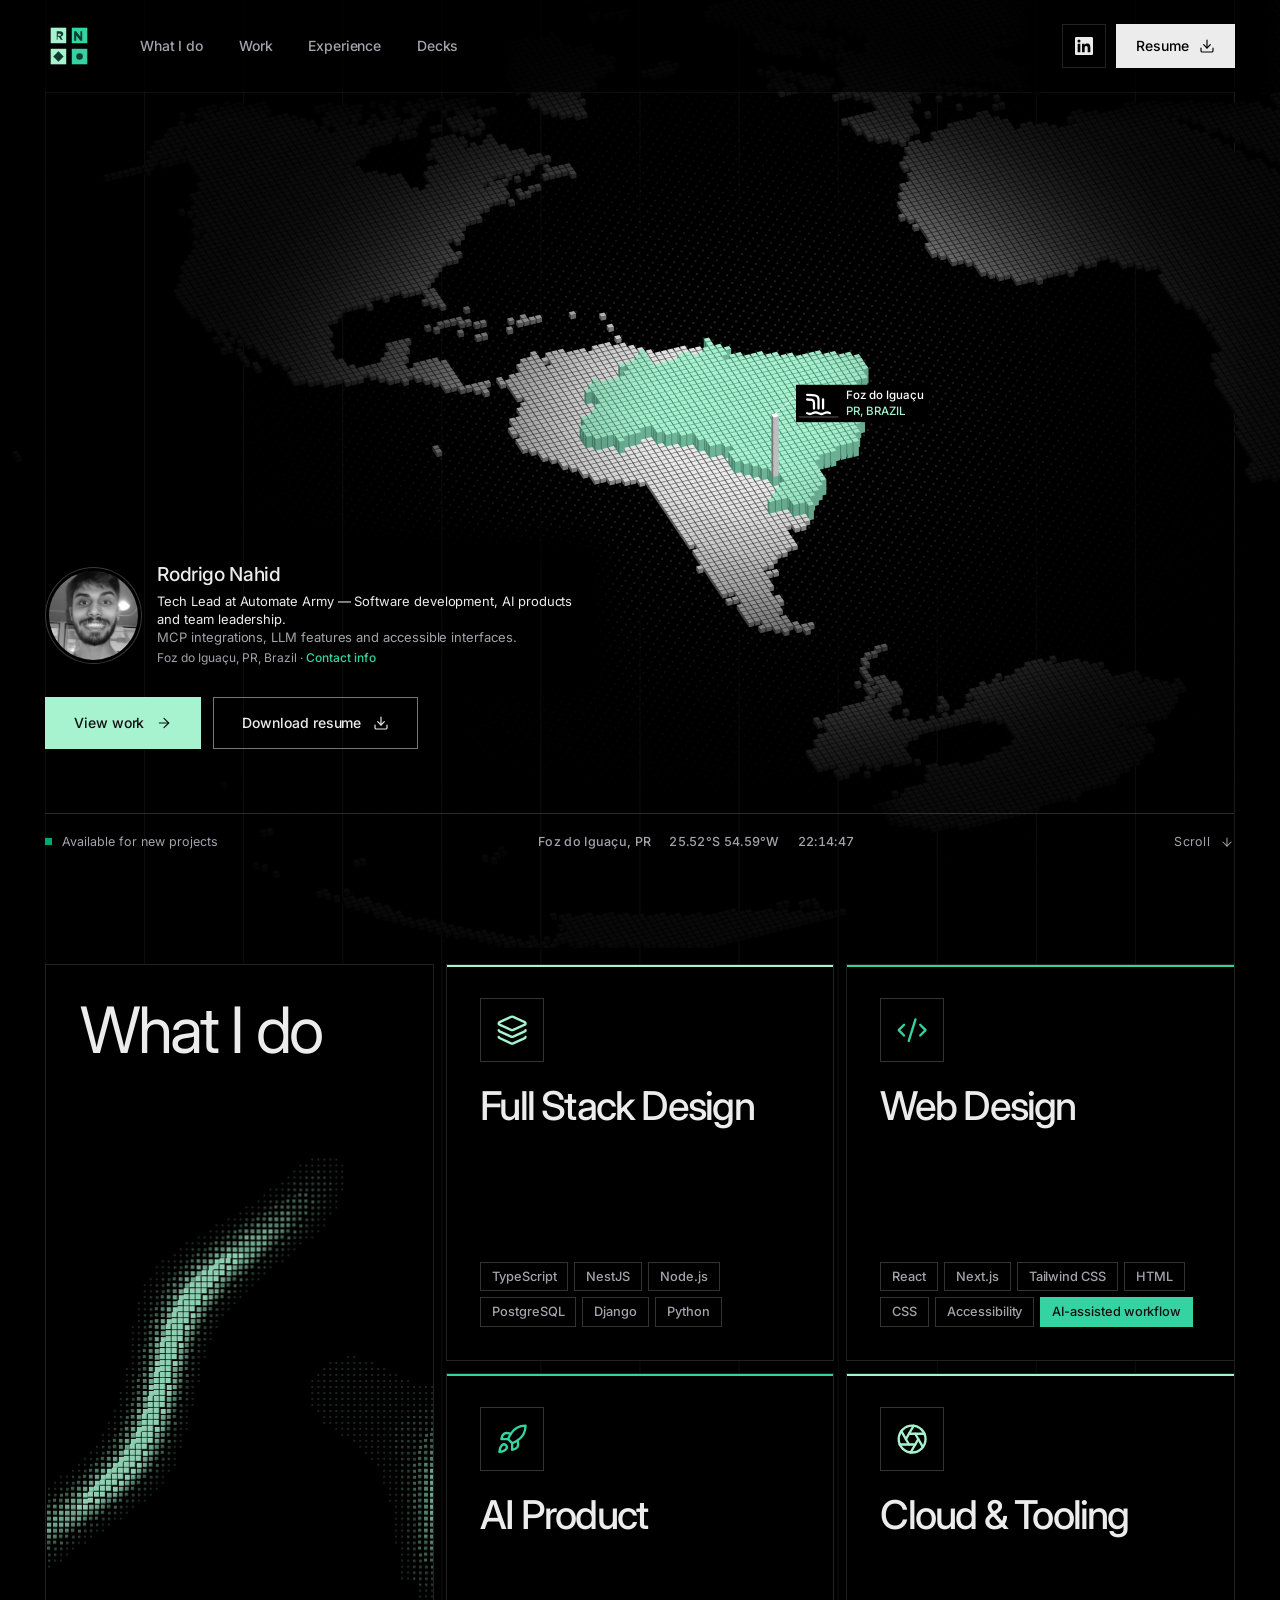
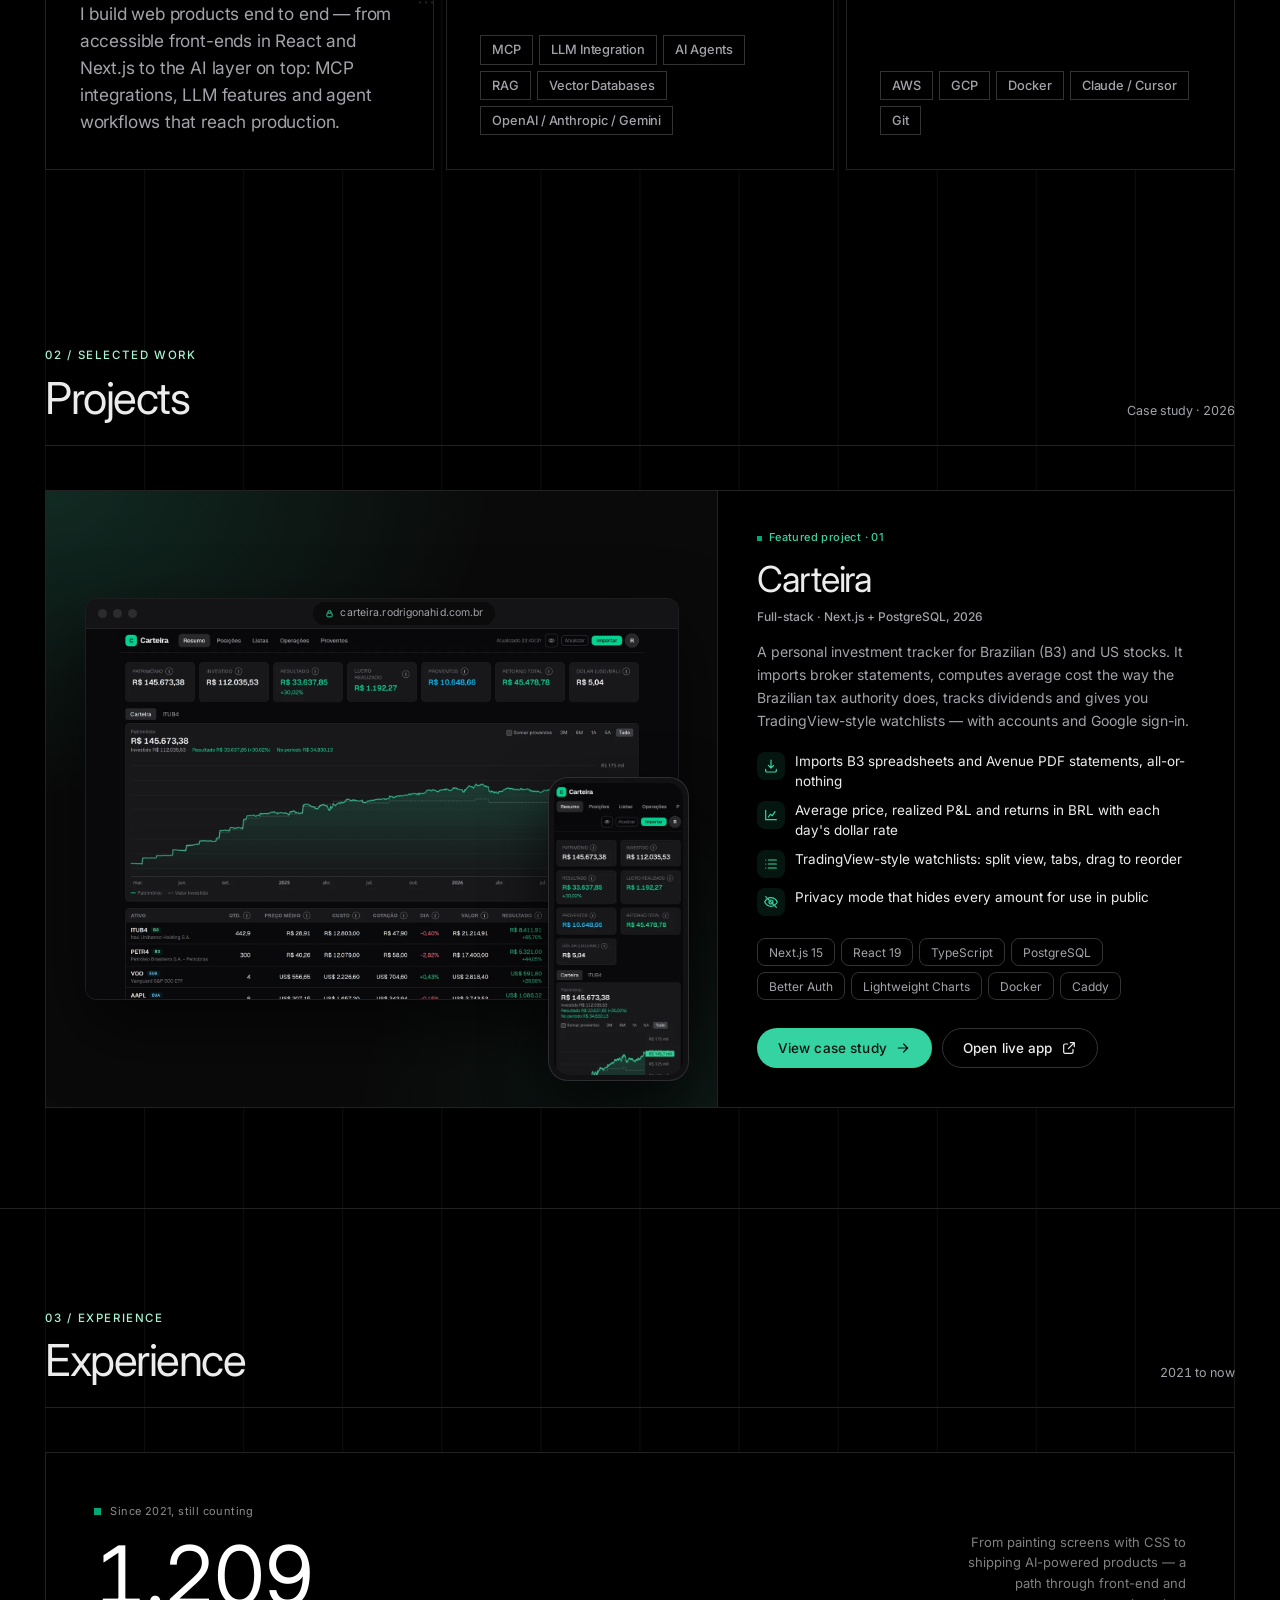
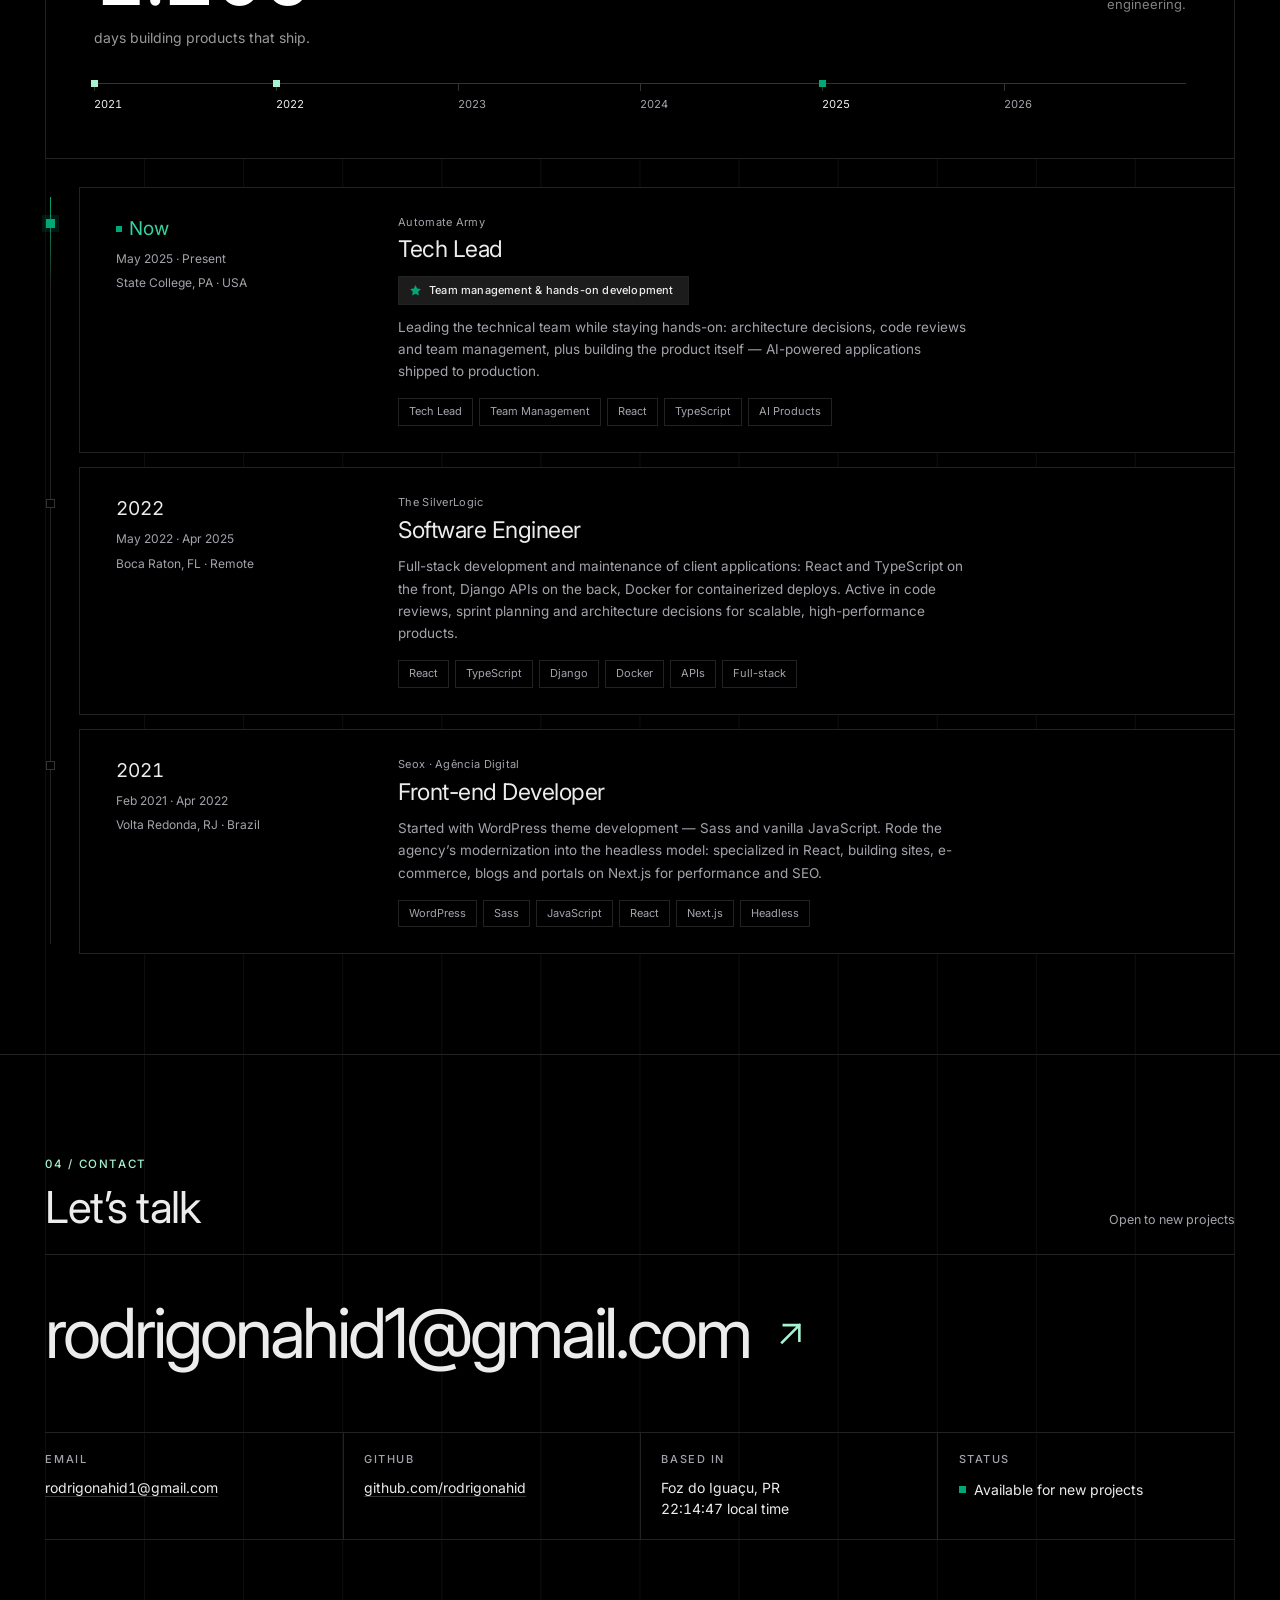
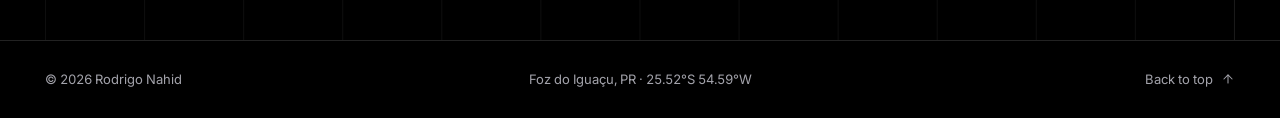
<file: index.html>
<!DOCTYPE html>
<html lang="en">
<head>
  <meta charset="UTF-8" />
  <meta name="viewport" content="width=device-width, initial-scale=1.0" />
  <title>Rodrigo Nahid, Front-end &amp; AI Product Engineer</title>
  <meta name="description" content="Front-end and AI product engineering. MCP integrations, LLM features and fast, accessible web interfaces. Based in Foz do Iguaçu, Brazil." />
  <link rel="canonical" href="https://rodrigonahid.com.br/" />
  <link rel="icon" href="favicon.svg" type="image/svg+xml" />
  <link rel="apple-touch-icon" href="apple-touch-icon.png" />
  <meta name="theme-color" content="#000000" />
  <meta name="color-scheme" content="dark" />
  <meta property="og:type" content="website" />
  <meta property="og:site_name" content="Rodrigo Nahid" />
  <meta property="og:title" content="Rodrigo Nahid, Front-end &amp; AI Product Engineer" />
  <meta property="og:description" content="Go-to-market, visual identity and executive presentations for B2B companies." />
  <meta property="og:url" content="https://rodrigonahid.com.br/" />
  <meta property="og:image" content="https://rodrigonahid.com.br/assets/og/site.jpg" />
  <meta property="og:image:width" content="1200" />
  <meta property="og:image:height" content="630" />
  <meta name="twitter:card" content="summary_large_image" />
  <script type="application/ld+json">
  {"@context":"https://schema.org","@type":"Person","name":"Rodrigo Nahid",
   "jobTitle":"Tech Lead","url":"https://rodrigonahid.com.br/",
   "image":"https://rodrigonahid.com.br/assets/og/site.jpg",
   "worksFor":{"@type":"Organization","name":"Automate Army"},
   "address":{"@type":"PostalAddress","addressLocality":"Foz do Iguaçu","addressCountry":"BR"},
   "sameAs":["https://github.com/rodrigonahid","https://www.linkedin.com/in/rodrigo-nahid/"]}
  </script>
  <link rel="preconnect" href="https://fonts.googleapis.com" />
  <link rel="preconnect" href="https://fonts.gstatic.com" crossorigin />
  <link href="https://fonts.googleapis.com/css2?family=Inter:wght@300;400;500;600;700;800;900&display=swap" rel="stylesheet" />
  <link rel="stylesheet" href="nav.css" />
  <style>
    *, *::before, *::after { box-sizing: border-box; margin: 0; padding: 0; }

    :root {
      color-scheme: dark;
      --bg: #000000;
      --bg-alt: #0a0a0a;       /* cards and sections one step above the page */
      --raised: #141414;       /* chips, tags, logo plates and timeline cards: one step above their section */
      --raised-2: #1c1c1c;     /* a pill sitting on a raised card */
      --text: #ececec;
      --text-2: #a9a9b0;       /* the dimmer second line of the headline */
      --muted: #a3a3ab;        /* 7.4:1 on the page, 6.2:1 on raised surfaces */
      --accent: #00a877;       /* dots, glows and rules: decoration, never text */
      --accent-text: #35d3a2;  /* the same green tuned for text on dark (8:1 or better) */
      --accent-blue: #d4d4da;  /* hover and focus colour, a light neutral despite the name */
      --border: #222222;
      --border-strong: #333333;
      --nav-bg: rgba(0,0,0,.7);
      --ease: cubic-bezier(.22,.61,.36,1);
      --shadow-card: 0 20px 56px rgba(0,0,0,.55);
    }

    html { scroll-behavior: smooth; }

    body {
      font-family: 'Inter', -apple-system, BlinkMacSystemFont, sans-serif;
      background: var(--bg);
      color: var(--text);
      line-height: 1.6;
      -webkit-font-smoothing: antialiased;
      text-rendering: optimizeLegibility;
      overflow-x: hidden;
    }

    img { max-width: 100%; -webkit-user-drag: none; user-select: none; }

    /* anchored sections clear the fixed nav */
    #stacks, #work, #clients, #experience, #contact { scroll-margin-top: var(--nav-h); }

    /* accessibility & polish */
    ::selection { background: rgba(0,168,119,.32); color: var(--text); }
    :focus-visible { outline: 2px solid var(--accent-blue); outline-offset: 3px; }
    :focus:not(:focus-visible) { outline: none; }

    @media (prefers-reduced-motion: reduce) {
      html { scroll-behavior: auto; }
      *, *::before, *::after {
        animation-duration: .01ms !important;
        animation-iteration-count: 1 !important;
        transition-duration: .01ms !important;
      }
    }

    /* ── SCROLL REVEAL ───────────────────── */
    /* default = visible (no-JS fallback); hidden state only applies once JS is on */
    html.js .reveal {
      opacity: 0;
      transform: translateY(26px);
      transition: opacity .8s var(--ease), transform .8s var(--ease);
      transition-delay: var(--reveal-delay, 0ms);
      will-change: opacity, transform;
    }
    html.js .reveal--sm { transform: translateY(14px); }
    html.js .reveal--scale { transform: translateY(20px) scale(.97); }
    html.js .reveal.in { opacity: 1; transform: none; }
    @media (prefers-reduced-motion: reduce) {
      html.js .reveal { opacity: 1; transform: none; transition: none; }
    }

    /* ── HERO ────────────────────────────── */
    /* Composition: a very large two-line headline across the top, a short two-line
       statement and a pair of buttons under it, a thin status strip at the foot, and a
       pixel mountain range rising out of the lower right corner, bleeding to the edges. */
    #hero {
      --gutter: var(--edge);
      --hero-a: #a7f3d0;            /* the mint of the stack cards */
      --hero-b: #6ee7b7;
      --hero-c: #34d399;
      position: relative; z-index: 2; isolation: isolate;          /* above the next section: the map runs past the hero's floor */
      min-height: 100svh;
      background: #000;                /* pure black: the bitmap field below sits on this */
    }
    /* a visible layout grid: 12 columns between the page edges (4 on phones), plus a rule under
       the header. It sits under the globe and the text. */
    #hero::before {
      --cols: 12; --line: rgba(255,255,255,.055);
      content: ""; position: absolute; z-index: 0; pointer-events: none;
      top: 0; bottom: 0; left: var(--gutter); right: var(--gutter);
      border-right: 1px solid var(--line);
      background:
        linear-gradient(var(--line), var(--line)) 0 var(--nav-h) / 100% 1px no-repeat,
        linear-gradient(to right, var(--line) 1px, transparent 1px) 0 0 / calc(100% / var(--cols)) 100%;
      /* the map script sets where the map is; the grid fades out there so it never competes */
      -webkit-mask-image: radial-gradient(var(--map-rx, 1px) var(--map-ry, 1px) at var(--map-x, 50%) var(--map-y, 50%), transparent 30%, #000 100%);
              mask-image: radial-gradient(var(--map-rx, 1px) var(--map-ry, 1px) at var(--map-x, 50%) var(--map-y, 50%), transparent 30%, #000 100%);
    }
    @media (max-width: 800px) { #hero::before { --cols: 4; } }
    #heroBits { position: absolute; left: 0; top: 0; width: 100%; height: 100%; max-height: calc(100% + 120px);   /* never more than the overhang the script allows */
                display: block; z-index: 0; pointer-events: none; }
    /* two blocks on one left edge: the headline under the header, the rest at the foot of the screen */
    .hero-inner {
      position: relative; z-index: 1;
      max-width: var(--max-w); margin: 0 auto; min-height: 100svh;
      display: flex; flex-direction: column; align-items: flex-start; justify-content: flex-end;
      gap: clamp(24px, 3vw, 48px);
      padding: calc(var(--nav-h) + clamp(16px, 3vw, 40px)) var(--gutter) clamp(28px, 4vw, 48px);
    }
    .hero-foot { width: 100%; }

    /* the ID plate at the foot, read like a profile header: a round portrait (the one place
       the site allows a circle, on request), then name, headline and a location line.
       Width and height are both set, so the circle can never be stretched into an oval. */
    .hero-id { display: flex; align-items: flex-start; gap: clamp(14px, 1.2vw, 18px); width: fit-content; max-width: 100%; }   /* the photo is as tall as the text beside it (set by the script below) */
    .hero-photo {
      --ph: var(--who-h, clamp(52px, 4.6vw, 70px));
      position: relative; flex: 0 0 var(--ph); width: var(--ph); height: var(--ph); margin: 0;
      box-sizing: border-box; border-radius: 50%; padding: 3px; background: #000;
      border: 1px solid rgba(255,255,255,.22);                    /* a hairline ring, a black gap, then the photo: all inside the edge */
    }
    @media (max-width: 640px) { .hero-photo { --ph: 60px; } }      /* on phones the text wraps to many lines: a fixed photo beside the name reads better */
    .hero-photo img { display: block; width: 100%; height: 100%; border-radius: 50%; object-fit: cover; object-position: 50% 22%; filter: grayscale(1); background: #111; }
    .hero-who { display: flex; flex-direction: column; min-width: 0; }
    .hero-name { font-size: clamp(17px, 1.5vw, 21px); font-weight: 500; line-height: 1; letter-spacing: -.02em; color: var(--text); margin-top: -.08em; }
    .hero-sub { margin-top: 7px; font-size: clamp(13px, 1vw, 14.5px); line-height: 1.4; letter-spacing: -.005em; color: var(--text); max-width: 52ch; }
    .hero-sub span { display: block; color: var(--muted); }
    .hero-place { margin-top: 5px; font-size: 12px; line-height: 1.2; color: var(--muted); margin-bottom: -.12em; }
    .hero-place a { color: var(--accent-text); font-weight: 500; text-decoration: none; }
    .hero-place a:hover { text-decoration: underline; text-underline-offset: 3px; }

    .hero-cta { display: flex; flex-wrap: wrap; gap: 12px; margin-top: clamp(24px, 2.6vw, 34px); }
    .btn {
      display: inline-flex; align-items: center; justify-content: center; gap: 12px;
      height: 52px; padding: 0 28px; font-size: 14px; font-weight: 500; letter-spacing: -.005em;
      text-decoration: none; border: 1px solid transparent;
      transition: background .2s, color .2s, border-color .2s;
    }
    .btn svg { width: 16px; height: 16px; transition: transform .25s var(--ease); }
    .btn--solid { background: var(--hero-a); color: #101010; }
    .btn--solid:hover { background: #d1fae5; }
    .btn--solid:hover svg { transform: translateX(4px); }
    .btn--line { border-color: rgba(236,236,236,.5); color: var(--text); }
    .btn--line:hover { border-color: var(--text); background: rgba(255,255,255,.07); }
    .btn--line:hover svg { transform: translateY(2px); }

    /* the foot of the hero: a hairline, then availability, place and a scroll cue on one line */
    .hero-meta {
      margin-top: clamp(36px, 5vw, 64px); padding-top: clamp(14px, 1.4vw, 20px);
      border-top: 1px solid rgba(255,255,255,.16);
      display: flex; align-items: center; justify-content: space-between; flex-wrap: wrap; gap: 12px 32px;
      font-size: 12.5px; color: var(--muted);
    }
    .hero-avail, .hero-location { display: flex; align-items: center; gap: 10px; }
    .avail-dot { width: 7px; height: 7px; background: var(--accent); flex-shrink: 0; animation: blink 2.4s ease-in-out infinite; }
    @keyframes blink { 0%,100% { opacity:1; } 50% { opacity:.25; } }
    .hero-location { gap: 18px; font-weight: 500; letter-spacing: .3px; }
    .hero-coords { color: var(--muted); font-variant-numeric: tabular-nums; }
    .hero-scroll {
      display: inline-flex; align-items: center; gap: 10px; color: var(--muted); text-decoration: none;
      letter-spacing: .3px; transition: color .2s;
    }
    .hero-scroll svg { width: 14px; height: 14px; transition: transform .25s var(--ease); }
    .hero-scroll:hover { color: var(--text); }
    .hero-scroll:hover svg { transform: translateY(3px); }
    @media (max-width: 800px) { .hero-coords { display: none; } }
    @media (max-width: 480px) { .hero-location { display: none; } .btn { flex: 1 1 100%; } }

    /* ── SHARED ──────────────────────────── */
    .wrap { max-width: var(--max-w); margin: 0 auto; padding: 0 var(--edge); }
    .section-pad { padding-top: clamp(64px, 9vw, 100px); padding-bottom: clamp(64px, 9vw, 100px); }
    .label { font-size: 11px; font-weight: 500; letter-spacing: .4px; color: var(--accent-text); margin-bottom: 14px; }
    .section-h2 { font-size: clamp(28px, 4vw, 44px); font-weight: 400; letter-spacing: -.035em; line-height: 1.05; color: var(--text); margin-bottom: clamp(36px, 5vw, 52px); }

    /* The section system after the hero: the same visible 12-column grid as the hero behind
       each section (cards are opaque, so the lines read in the gaps), and one head per
       section: a numbered kicker, the title, a fact on the right, and a hairline under it. */
    .gridded { position: relative; isolation: isolate; }
    .gridded::before {
      --cols: 12; --line: rgba(255,255,255,.055);
      content: ""; position: absolute; z-index: -1; pointer-events: none;
      top: 0; bottom: 0; left: var(--edge); right: var(--edge);
      border-right: 1px solid var(--line);
      background: linear-gradient(to right, var(--line) 1px, transparent 1px) 0 0 / calc(100% / var(--cols)) 100%;
    }
    @media (max-width: 800px) { .gridded::before { --cols: 4; } }
    .sec-head {
      display: grid; grid-template-columns: 1fr auto; align-items: end; gap: 10px 24px;
      padding-bottom: clamp(18px, 2vw, 24px); margin-bottom: clamp(28px, 4vw, 44px);
      border-bottom: 1px solid var(--border);
    }
    .sec-head .section-h2 { margin: 0; }
    .sec-idx { grid-column: 1 / -1; font-size: 11.5px; font-weight: 500; letter-spacing: .14em; text-transform: uppercase; color: #a7f3d0; }
    .sec-meta { font-size: 12.5px; color: var(--muted); text-align: right; font-variant-numeric: tabular-nums; }

    /* ── PROJECTS ────────────────────────── */
    #work { padding-top: clamp(64px, 9vw, 100px); padding-bottom: clamp(64px, 9vw, 100px); }

    /* three columns and a 12px gap, the same rhythm as the "What I do" grid above */
    .grid { display: grid; grid-template-columns: repeat(3, 1fr); gap: 12px; }
    @media (max-width: 1000px) { .grid { grid-template-columns: repeat(2, 1fr); } }
    @media (max-width: 640px) { .grid { grid-template-columns: 1fr; } }

    .card {
      cursor: pointer; overflow: hidden;
      background: var(--bg); border: 1px solid var(--border);
      text-decoration: none; display: block;
      transition: border-color .25s;
      -webkit-tap-highlight-color: transparent;
    }
    .card:hover { border-color: var(--border-strong); }
    .card-thumb-wrap { width: 100%; aspect-ratio: 16/9; overflow: hidden; background: var(--bg-alt); }
    .card-thumb { width: 100%; height: 100%; object-fit: cover; display: block; transition: transform .4s cubic-bezier(.22,.61,.36,1); }
    .card:hover .card-thumb { transform: scale(1.04); }
    .card-thumb.broken { opacity: 0; }
    .card-body   {
      display: grid; grid-template-columns: auto 1fr auto; align-items: start; gap: 14px;
      padding: 14px 16px 16px; border-top: 1px solid var(--border);
    }
    .card-idx    { font-size: 11px; font-weight: 500; color: var(--muted); font-variant-numeric: tabular-nums; padding-top: 2px; }
    .card-name   { font-size: 15px; font-weight: 400; color: var(--text); letter-spacing: -.02em; line-height: 1.25; }
    .card-cat    { font-size: 12px; color: var(--muted); margin-top: 3px; }
    .card-side   { display: flex; align-items: center; gap: 10px; font-size: 11px; font-weight: 500; color: var(--muted); font-variant-numeric: tabular-nums; padding-top: 2px; }
    .card-side svg { width: 14px; height: 14px; transition: transform .25s var(--ease), color .25s; }
    .card:hover .card-side svg { transform: translate(2px, -2px); color: #a7f3d0; }

    /* ── WHAT I DO ───────────────────────── */
    /* One pattern: a tall title cell on the left and four equal cards in a 2 x 2 beside it.
       Every card has the same anatomy (icon on top, title, then its items as tags). Cards are
       black with a hairline; each keeps its colour (lavender, yellow, white, in a checker) as
       its accent: the icon, a bar on top and the highlighted tag. The section
       leaves the page container and runs nearly edge to edge. Rows share one height, set
       by the fullest card. */
    .stacks-wide {
      padding: clamp(40px, 5vw, 72px) var(--edge) clamp(48px, 6vw, 88px);
    }
    .stacks-grid {
      --ink: #101010;
      --card-lavender: #a7f3d0;
      --card-yellow: #35d3a2;
      --card-white: #35d3a2;
      display: grid;
      grid-template-columns: repeat(3, minmax(0, 1fr));
      grid-template-rows: repeat(2, minmax(clamp(300px, 31vw, 540px), 1fr));
      gap: 12px;
    }
    .stack-intro { grid-row: 1 / span 2; }
    .stacks-grid > :nth-child(2) { --card: var(--card-lavender); }
    .stacks-grid > :nth-child(3) { --card: var(--card-yellow); }
    .stacks-grid > :nth-child(4) { --card: var(--card-white); }
    .stacks-grid > :nth-child(5) { --card: var(--card-lavender); }

    .stack-intro, .stack-card {
      position: relative; overflow: hidden; min-width: 0;
      display: flex; flex-direction: column; justify-content: space-between; gap: 24px;
      padding: clamp(22px, 2.6vw, 40px);
    }
    .stack-intro { background: var(--bg); border: 1px solid var(--border); }
    .stack-intro > * { position: relative; z-index: 1; }
    .stack-intro h2 {
      font-size: clamp(40px, 5vw, 84px); font-weight: 400; letter-spacing: -.045em; line-height: 1;
      color: var(--text);
    }
    .stack-intro p { font-size: clamp(16px, 1.35vw, 20px); line-height: 1.55; letter-spacing: -.01em; color: var(--muted); max-width: 30ch; }
    .intro-bits { position: absolute !important; z-index: 0 !important; inset: 0; width: 100%; height: 100%; display: block; }

    .stack-card { background: var(--bg); color: var(--text); border: 1px solid var(--border); box-shadow: inset 0 2px 0 var(--card); justify-content: flex-start; transition: border-color .3s; }
    .stack-card:hover { border-color: var(--border-strong); }
    /* icon and title share the same height in every card; the tags sit at the foot, so the
       titles line up across a row and so do the bottom edges of the lists */
    .stack-text { flex: 1; display: flex; flex-direction: column; justify-content: space-between; gap: 20px; }
    .stack-icon {
      width: clamp(56px, 5vw, 76px); height: clamp(56px, 5vw, 76px);
      display: grid; place-items: center; flex-shrink: 0;
      border: 1px solid var(--border-strong); color: var(--card);
      transition: background .3s, color .3s, border-color .3s;
    }
    .stack-icon svg { width: 52%; height: 52%; overflow: visible; }
    .stack-card:hover .stack-icon { background: var(--card); border-color: var(--card); color: var(--ink); }
    .stack-text h3 {
      font-size: clamp(28px, 3.1vw, 54px); font-weight: 500; letter-spacing: -.045em; line-height: 1.02;
      text-wrap: balance;
    }
    .stack-tags { display: flex; flex-wrap: wrap; gap: 6px; list-style: none; margin: 0; padding: 0; }
    .stack-tags li {
      padding: 6px 11px; border: 1px solid var(--border-strong); color: var(--muted);
      font-size: clamp(12.5px, 1vw, 14.5px); font-weight: 500; line-height: 1.2; letter-spacing: -.005em;
    }
    .stack-tags li.is-accent { background: var(--card); border-color: var(--card); color: var(--ink); }   /* a way of working, not a tool */

    /* Icon motion. Two moments, both optional: each icon draws itself once when the grid
       first scrolls into view, and each has its own small gesture on hover. None of the
       gestures pulls a drawing apart. Without JavaScript or with reduced motion requested
       the icons just sit there. */
    @media (prefers-reduced-motion: no-preference) {
      html.js .stacks-grid:not(.is-drawn) .stack-icon :is(path, circle) { stroke-dasharray: 1; stroke-dashoffset: 1; }
      html.js .stacks-grid .stack-icon :is(path, circle) {
        stroke-dasharray: 1;
        transition: stroke-dashoffset 1s var(--ease) calc(var(--i, 0) * 140ms), transform .55s cubic-bezier(.3,1.5,.5,1);
      }
      html.js .stacks-grid.is-drawn .stack-icon :is(path, circle) { stroke-dashoffset: 0; }
      .stack-icon svg, .stack-icon path { transform-box: fill-box; }
      @keyframes stroke-redraw { from { stroke-dashoffset: 1; } to { stroke-dashoffset: 0; } }

      /* full stack: the layers stack up again, bottom first */
      .stack-card:hover .ly-3 { animation: stroke-redraw .6s var(--ease) both; }
      .stack-card:hover .ly-2 { animation: stroke-redraw .6s var(--ease) .14s both; }
      .stack-card:hover .ly-1 { animation: stroke-redraw .6s var(--ease) .28s both; }

      /* web: the brackets open around the slash */
      .stack-card:hover .cd-l { transform: translateX(-1.8px); }
      .stack-card:hover .cd-r { transform: translateX(1.8px); }
      .cd-s { transform-origin: center; }
      .stack-card:hover .cd-s { transform: scale(1.12); }

      /* product: the rocket lifts off as one piece */
      .ico-rocket svg { transform-box: view-box; transition: transform .6s cubic-bezier(.3,1.5,.5,1); }
      .stack-card:hover .ico-rocket svg { transform: translate(2.6px, -2.6px); }

      /* art direction: the aperture turns */
      .ico-aperture svg { transform-box: view-box; transform-origin: 50% 50%; transition: transform .9s cubic-bezier(.65,0,.35,1); }
      .stack-card:hover .ico-aperture svg { transform: rotate(90deg); }
    }

    @media (max-width: 1000px) {
      .stacks-grid { grid-template-columns: repeat(2, minmax(0, 1fr)); grid-template-rows: none; grid-auto-rows: minmax(clamp(260px, 40vw, 420px), 1fr); }
      .stack-intro { grid-column: 1 / -1; grid-row: auto; }
    }
    @media (max-width: 640px) {
      .stacks-grid { grid-template-columns: 1fr; grid-auto-rows: minmax(280px, auto); }
      .stack-intro { min-height: 320px; }
      .stack-icon { width: 56px; height: 56px; }
    }

    /* ── FEATURED PROJECT ────────────────── */
    .featured {
      display: grid; grid-template-columns: 1.4fr 1fr; align-items: stretch;
      margin-bottom: 12px;
      border: 1px solid var(--border);
      background: var(--bg); overflow: hidden;
      text-decoration: none; color: var(--text);
      transition: border-color .25s;
      -webkit-tap-highlight-color: transparent;
    }
    .featured:hover { border-color: var(--border-strong); }

    .featured-media { position: relative; overflow: hidden; background: var(--raised); min-height: 360px; }
    .featured-media img {
      position: absolute; inset: 0; width: 100%; height: 100%;
      object-fit: cover; object-position: center; display: block;
      transition: transform .5s var(--ease);
    }
    .featured:hover .featured-media img { transform: scale(1.03); }

    .featured-body {
      background: var(--bg); border-left: 1px solid var(--border);
      padding: clamp(26px, 3vw, 44px);
      display: flex; flex-direction: column; justify-content: center;
    }
    .featured-label {
      display: inline-flex; align-items: center; gap: 7px;
      font-size: 11px; font-weight: 500; letter-spacing: .4px; color: var(--accent-text);
    }
    .featured-label .dot { width: 5px; height: 5px; background: var(--accent); }
    .featured-title {
      font-size: clamp(22px, 2.4vw, 30px); font-weight: 400;
      letter-spacing: -.035em; line-height: 1.1; margin-top: 14px;
    }
    .featured-meta { font-size: 12px; font-weight: 500; color: var(--muted); margin-top: 8px; }
    .featured-desc { font-size: 14px; color: var(--muted); line-height: 1.65; margin-top: 16px; max-width: 46ch; }
    .featured-tags { display: flex; flex-wrap: wrap; gap: 8px; margin-top: 20px; }
    .featured-tag {
      font-size: 12px; color: var(--muted); background: transparent;
      border: 1px solid var(--border-strong); padding: 6px 12px;
    }
    .featured-cta {
      display: inline-flex; align-items: center; gap: 8px;
      margin-top: 26px; font-size: 13px; font-weight: 500; color: var(--text);
    }
    .featured-cta svg { transition: transform .25s var(--ease); }
    .featured:hover .featured-cta svg { transform: translateX(4px); }

    @media (max-width: 900px) {
      .featured { grid-template-columns: 1fr; }
      .featured-media { min-height: 0; aspect-ratio: 16/10; }
      .featured-body { border-left: none; border-top: 1px solid var(--border); }
    }
    @media (max-width: 640px) {
      .featured { margin-bottom: 12px; }
      .featured-media { aspect-ratio: 4/3; }
    }

    /* card slideshow */
    .slideshow-wrap { position: relative; width: 100%; aspect-ratio: 16/9; overflow: hidden; background: var(--bg-alt); }
    .slide-img {
      position: absolute; inset: 0;
      width: 100%; height: 100%; object-fit: cover; display: block;
      opacity: 0; transition: opacity .7s ease;
    }
    .slide-img.active { opacity: 1; }

    /* ── CLIENTS MARQUEE ─────────────────── */
    #clients { padding-top: clamp(60px, 8vw, 92px); padding-bottom: clamp(60px, 8vw, 92px); overflow: hidden; }
    .clients-sub { font-size: 14px; color: var(--muted); max-width: 52ch; line-height: 1.6; margin: -12px 0 clamp(28px, 4vw, 40px); }

    .clients-rows { display: flex; flex-direction: column; gap: 16px; }
    .clients-marquee {
      position: relative;
      overflow: hidden;
      -webkit-mask-image: linear-gradient(90deg, transparent 0, #000 7%, #000 93%, transparent 100%);
              mask-image: linear-gradient(90deg, transparent 0, #000 7%, #000 93%, transparent 100%);
    }
    .clients-track { display: flex; width: max-content; align-items: center; }
    .clients-track--ltr { animation: clientsLeft 48s linear infinite; }
    .clients-track--rtl { animation: clientsRight 48s linear infinite; }
    .clients-marquee:hover .clients-track { animation-play-state: paused; }
    @keyframes clientsLeft  { from { transform: translateX(0); }     to { transform: translateX(-50%); } }
    @keyframes clientsRight { from { transform: translateX(-50%); }  to { transform: translateX(0); } }

    .client-cell {
      flex-shrink: 0;
      width: 244px; height: 132px;
      margin-right: 18px;
      display: grid; place-items: center;
      overflow: hidden;
      background: var(--bg);
      border: 1px solid var(--border);

      transition: border-color .3s, box-shadow .3s, transform .3s;
    }
    .client-cell:hover { border-color: var(--border-strong); }
    .client-logo {
      max-width: 152px; max-height: 56px;
      width: auto; height: auto;
      object-fit: contain;
      /* The logos are light-theme artwork. Grayscale then invert turns dark marks
         light, and screen blending drops the opaque white box two of the files
         carry (Eletrobras, Vilmorin), so only the mark shows on the plate. */
      filter: grayscale(1) invert(1);
      mix-blend-mode: screen;
      opacity: .9;
      transition: opacity .3s ease;
    }
    .client-cell:hover .client-logo { opacity: 1; }
    /* logos drawn in white to begin with are the flagged ones: keep them as drawn */
    .client-logo--invert { filter: grayscale(1); mix-blend-mode: normal; }

    @media (max-width: 640px) {
      .client-cell { width: 150px; height: 84px; }
      .client-logo { max-width: 98px; max-height: 36px; }
      .clients-track--ltr { animation-duration: 28s; }
      .clients-track--rtl { animation-duration: 28s; }
    }
    @media (prefers-reduced-motion: reduce) {
      .clients-track { animation: none; flex-wrap: wrap; justify-content: center; }
    }

    /* ── EXPERIENCE / TIMELINE ───────────── */
    #experience { background: var(--bg); border-top: 1px solid var(--border); border-bottom: 1px solid var(--border); }

    /* day-counter banner (full-width horizontal dark card) */
    .exp-counter {
      display: flex; align-items: center; justify-content: space-between;
      gap: 28px; flex-wrap: wrap;
      background: var(--bg);
      border: 1px solid var(--border);
      color: #fff;

      padding: clamp(28px, 4vw, 44px) clamp(28px, 4vw, 48px);
      margin-bottom: 28px;
    }
    /* a ruler of the years since 2021; a mint mark where a role began */
    .exp-ruler { flex: 1 0 100%; display: grid; grid-template-columns: repeat(var(--n, 9), minmax(0, 1fr)); border-top: 1px solid var(--border-strong); margin-top: 6px; }
    .exp-ruler span { position: relative; padding-top: 12px; font-size: 11px; color: var(--muted); font-variant-numeric: tabular-nums; }
    .exp-ruler span::before { content: ""; position: absolute; left: 0; top: -1px; width: 1px; height: 8px; background: var(--border-strong); }
    .exp-ruler span.is-start { color: var(--text); }
    .exp-ruler span.is-start::after { content: ""; position: absolute; left: -3px; top: -4px; width: 7px; height: 7px; background: #a7f3d0; }
    .exp-ruler span.is-now::after { background: var(--accent); }
    @media (max-width: 640px) { .exp-ruler span { font-size: 0; } .exp-ruler span.is-start { font-size: 10px; } }
    .exp-counter-glow { display: inline-flex; align-items: center; gap: 9px; font-size: 11px; letter-spacing: .4px; color: rgba(255,255,255,.55); margin-bottom: 14px; }
    .exp-counter-dot { width: 7px; height: 7px; background: var(--accent); animation: blink 2.4s ease-in-out infinite; }
    .exp-counter-num { font-size: clamp(50px, 8vw, 82px); font-weight: 400; line-height: 1; letter-spacing: -3px; font-variant-numeric: tabular-nums; }
    .exp-counter-cap { font-size: 14px; color: rgba(255,255,255,.6); margin-top: 10px; }
    .exp-counter-side { font-size: 13px; color: rgba(255,255,255,.5); text-align: right; line-height: 1.6; max-width: 220px; }

    /* vertical timeline with full-width horizontal cards */
    .tl { position: relative; padding-left: 34px; display: grid; gap: 14px; }
    .tl::before {
      content: ''; position: absolute;
      left: 5px; top: 10px; bottom: 10px;
      width: 1px;
      background: linear-gradient(to bottom, var(--accent), var(--border) 90px, var(--border));
    }
    .tl-card {
      position: relative;
      display: grid;
      grid-template-columns: clamp(210px, 18vw, 340px) 1fr;
      gap: clamp(20px, 4vw, 52px);
      background: var(--bg);
      border: 1px solid var(--border);

      padding: 26px clamp(24px, 3vw, 36px);
      transition: border-color .3s, box-shadow .3s;
    }
    .tl-card:hover { border-color: var(--border-strong); box-shadow: inset 2px 0 0 #a7f3d0; }
    .tl-card::before {
      content: ''; position: absolute;
      left: -34px; top: 31px;
      width: 9px; height: 9px;
      background: var(--bg); border: 1.5px solid var(--border-strong);
      transition: border-color .3s, background .3s;
    }
    .tl-card:hover::before { border-color: var(--accent-blue); }
    .tl-card--now::before {
      background: var(--accent); border-color: var(--accent);
      box-shadow: 0 0 0 4px rgba(0,168,119,.14);
    }

    /* left column — when */
    .tl-when { display: flex; flex-direction: column; gap: 5px; }
    .tl-year { font-size: 19px; color: var(--text); letter-spacing: -.3px; font-variant-numeric: tabular-nums; }
    .tl-year--now { color: var(--accent-text); display: inline-flex; align-items: center; gap: 7px; }
    .tl-year--now::before { content: ''; width: 6px; height: 6px; background: var(--accent); animation: blink 2.4s ease-in-out infinite; }
    .tl-period { font-size: 12px; color: var(--muted); }
    .tl-place  { font-size: 12px; color: var(--muted); }

    /* right column — content */
    .tl-main { display: flex; flex-direction: column; align-items: flex-start; height: 100%; }
    .tl-co   { font-size: 11px; letter-spacing: .3px; color: var(--muted); }
    .tl-role { font-size: clamp(19px, 2.1vw, 23px); font-weight: 400; color: var(--text); letter-spacing: -.5px; line-height: 1.2; margin: 5px 0 0; }
    .tl-desc { font-size: 13.5px; color: var(--muted); line-height: 1.65; margin-top: 11px; max-width: 64ch; }
    .tl-note { display: inline-block; font-size: 12px; color: var(--accent-text); margin-top: 12px; padding: 4px 11px; background: rgba(0,168,119,.1); }
    .tl-badge {
      display: inline-flex; align-items: center; gap: 7px;
      font-size: 11px; font-weight: 500; letter-spacing: .2px; line-height: 1.35;
      color: var(--text); background: var(--raised-2);
      border: 1px solid var(--border);
      padding: 6px 14px 6px 10px; margin-top: 12px;
      max-width: 100%;
    }
    .tl-badge svg { width: 13px; height: 13px; color: var(--accent); flex-shrink: 0; align-self: center; }
    @media (max-width: 700px) {
      .tl-badge { font-size: 10.5px; padding: 5px 12px 5px 9px; gap: 6px; }
    }
    .tl-tags { display: flex; flex-wrap: wrap; gap: 6px; margin-top: auto; padding-top: 16px; align-self: stretch; }
    .tl-tag  { font-size: 11px; padding: 4px 10px; border: 1px solid var(--border); color: var(--muted); }

    @media (max-width: 700px) {
      .tl { padding-left: 28px; grid-auto-rows: auto; }
      .tl-card { grid-template-columns: 1fr; gap: 14px; padding: 22px 22px; }
      .tl-card::before { left: -28px; top: 27px; }
      .tl-when { flex-flow: row wrap; align-items: baseline; gap: 4px 14px; }
      .tl-tags { padding-top: 4px; }
      .exp-counter-side { text-align: left; }
    }

    /* ── CONTACT ─────────────────────────── */
    /* the email as the statement, then the facts in a row of hairline cells */
    .contact-email {
      display: inline-flex; align-items: center; gap: clamp(12px, 1.6vw, 24px);
      font-size: clamp(28px, 5.4vw, 84px); font-weight: 400; letter-spacing: -.045em; line-height: 1;
      color: var(--text); text-decoration: none; transition: color .2s;
      overflow-wrap: anywhere;
    }
    .contact-email svg { width: .6em; height: .6em; flex: none; color: #a7f3d0; transition: transform .3s var(--ease); }
    .contact-email:hover { color: #a7f3d0; }
    .contact-email:hover svg { transform: translate(4px, -4px); }
    .contact-spec { display: grid; grid-template-columns: repeat(4, minmax(0, 1fr)); margin-top: clamp(36px, 5vw, 64px); border-top: 1px solid var(--border); border-bottom: 1px solid var(--border); }
    .contact-spec > div { padding: 18px clamp(14px, 1.6vw, 22px) 20px; border-left: 1px solid var(--border); min-width: 0; }
    .contact-spec > div:first-child { border-left: 0; padding-left: 0; }
    .contact-spec dt { font-size: 11px; font-weight: 500; letter-spacing: .14em; text-transform: uppercase; color: var(--muted); margin-bottom: 8px; }
    .contact-spec dd { margin: 0; font-size: 14px; color: var(--text); line-height: 1.5; font-variant-numeric: tabular-nums; }
    .contact-spec dd a { color: var(--text); text-decoration: none; border-bottom: 1px solid var(--border-strong); transition: border-color .2s, color .2s; }
    .contact-spec dd a:hover { color: #a7f3d0; border-color: #a7f3d0; }
    .contact-spec .avail { display: inline-flex; align-items: center; gap: 8px; }
    .contact-spec .avail::before { content: ""; width: 7px; height: 7px; background: var(--accent); animation: blink 2.4s ease-in-out infinite; }
    @media (max-width: 800px) {
      .contact-spec { grid-template-columns: 1fr 1fr; }
      .contact-spec > div:nth-child(3) { border-left: 0; padding-left: 0; }
      .contact-spec > div:nth-child(n+3) { border-top: 1px solid var(--border); }
    }

    /* ── FOOTER ──────────────────────────── */
    footer {
      border-top: 1px solid var(--border);
      padding: 28px var(--edge);
      display: grid; grid-template-columns: 1fr auto 1fr; align-items: center; gap: 12px 24px;
      max-width: var(--max-w); margin: 0 auto;
    }
    footer p, footer a { font-size: 13px; color: var(--muted); font-variant-numeric: tabular-nums; }
    footer .foot-mid { text-align: center; }
    footer .foot-top { justify-self: end; display: inline-flex; align-items: center; gap: 8px; text-decoration: none; transition: color .2s; }
    footer .foot-top svg { width: 14px; height: 14px; transition: transform .25s var(--ease); }
    footer .foot-top:hover { color: var(--text); }
    footer .foot-top:hover svg { transform: translateY(-3px); }
    @media (max-width: 640px) { footer { grid-template-columns: 1fr auto; } footer .foot-mid { display: none; } }

    /* ── PROJECT SHOWCASE ────────────────── */
    /* Material 3 ideas in the site's own palette: tonal surfaces, state layers, filled and
       outlined buttons, assist chips and a dialog. Rounded corners only on the interactive
       parts (buttons, chips, the dialog), so the section still sits on the square grid. */
    .sc {
      display: grid; grid-template-columns: 1.3fr 1fr;
      background: var(--bg); border: 1px solid var(--border);
      transition: border-color .25s, box-shadow .35s var(--ease);
    }
    .sc:hover { border-color: var(--border-strong); box-shadow: var(--shadow-card); }

    .sc-media {
      position: relative; overflow: hidden; cursor: pointer;
      padding: clamp(22px, 3vw, 40px);
      background:
        radial-gradient(120% 90% at 0% 0%, rgba(53,211,162,.16), transparent 55%),
        radial-gradient(90% 80% at 100% 100%, rgba(53,211,162,.08), transparent 60%),
        var(--bg-alt);
      border: 0; text-align: left; color: inherit; font: inherit; display: block; width: 100%;
    }
    .sc-browser {
      position: relative; isolation: isolate; /* keeps the screens' z-index inside the frame */
      border-radius: 12px; overflow: hidden;
      background: #0b0b0c; border: 1px solid rgba(255,255,255,.08);
      box-shadow: 0 1px 0 rgba(255,255,255,.04) inset, 0 30px 70px rgba(0,0,0,.6);
      transition: transform .5s var(--ease);
    }
    .sc-media:hover .sc-browser { transform: translateY(-4px); }
    .sc-bar {
      display: flex; align-items: center; gap: 6px; height: 30px; padding: 0 12px;
      background: #141416; border-bottom: 1px solid rgba(255,255,255,.06);
    }
    .sc-bar i { width: 9px; height: 9px; border-radius: 50%; background: #2c2c30; }
    .sc-url {
      margin: 0 auto; padding: 3px 12px; border-radius: 999px; background: #0b0b0c;
      font-size: 10.5px; color: var(--muted); letter-spacing: .01em;
      display: inline-flex; align-items: center; gap: 6px;
    }
    .sc-url svg { width: 9px; height: 9px; color: var(--accent-text); }
    .sc-screens { position: relative; aspect-ratio: 16/10; background: #0b0b0c; }
    .sc-screens img {
      position: absolute; inset: 0; width: 100%; height: 100%; object-fit: cover; object-position: top left;
    }
    .sc-phone {
      position: absolute; right: clamp(14px, 2.2vw, 30px); bottom: clamp(16px, 2vw, 26px);
      width: clamp(92px, 11vw, 150px); aspect-ratio: 1170/2532;
      border-radius: 20px; padding: 5px; background: #111113;
      border: 1px solid rgba(255,255,255,.12); box-shadow: 0 24px 60px rgba(0,0,0,.7);
      transition: transform .5s var(--ease); z-index: 1;
    }
    .sc-media:hover .sc-phone { transform: translateY(-8px) rotate(-1.5deg); }
    .sc-phone img { width: 100%; height: 100%; object-fit: cover; object-position: top; border-radius: 15px; display: block; }

    .sc-body {
      border-left: 1px solid var(--border); padding: clamp(26px, 3vw, 44px);
      display: flex; flex-direction: column; justify-content: center;
    }
    .sc-title { font-size: clamp(26px, 2.8vw, 36px); font-weight: 400; letter-spacing: -.035em; line-height: 1.05; margin-top: 14px; }
    .sc-desc { font-size: 14px; color: var(--muted); line-height: 1.65; margin-top: 14px; max-width: 48ch; }
    .sc-feats { list-style: none; display: grid; gap: 10px; margin-top: 20px; }
    .sc-feats li { display: grid; grid-template-columns: 28px 1fr; gap: 10px; align-items: start; font-size: 13.5px; color: var(--text); line-height: 1.45; }
    .sc-feats svg {
      width: 28px; height: 28px; padding: 6px; border-radius: 8px;
      background: rgba(53,211,162,.1); color: var(--accent-text);
    }
    .sc-chips { display: flex; flex-wrap: wrap; gap: 6px; margin-top: 22px; }
    .m-chip {
      display: inline-flex; align-items: center; height: 28px; padding: 0 11px;
      border-radius: 8px; border: 1px solid var(--border-strong);
      font-size: 12px; color: var(--muted); background: transparent;
    }
    .sc-actions { display: flex; flex-wrap: wrap; gap: 10px; margin-top: 28px; }

    /* Material buttons: pill shape, a state layer on hover/press, ripple from script.js */
    .m-btn {
      position: relative; overflow: hidden; isolation: isolate;
      display: inline-flex; align-items: center; justify-content: center; gap: 8px;
      height: 40px; padding: 0 20px; border-radius: 999px;
      font: 500 13.5px/1 'Inter', sans-serif; letter-spacing: .01em; text-decoration: none;
      cursor: pointer; border: 1px solid transparent; -webkit-tap-highlight-color: transparent;
      transition: box-shadow .2s, background-color .2s, border-color .2s;
    }
    .m-btn::before { content: ""; position: absolute; inset: 0; z-index: -1; background: currentColor; opacity: 0; transition: opacity .2s; }
    .m-btn:hover::before { opacity: .08; }
    .m-btn:active::before { opacity: .12; }
    .m-btn svg { width: 16px; height: 16px; flex: none; }
    .m-btn--filled { background: var(--accent-text); color: #04130d; }
    .m-btn--filled:hover { box-shadow: 0 2px 10px rgba(53,211,162,.25); }
    .m-btn--outlined { border-color: var(--border-strong); color: var(--text); background: transparent; }
    .m-btn--outlined:hover { border-color: #4a4a4f; }
    .m-btn--text { color: var(--accent-text); background: transparent; padding: 0 14px; }
    .m-icon-btn {
      position: relative; overflow: hidden; isolation: isolate;
      width: 40px; height: 40px; border-radius: 50%; border: 0; background: transparent; color: var(--text);
      display: inline-flex; align-items: center; justify-content: center; cursor: pointer; flex: none;
      -webkit-tap-highlight-color: transparent;
    }
    .m-icon-btn::before { content: ""; position: absolute; inset: 0; z-index: -1; background: currentColor; opacity: 0; transition: opacity .2s; }
    .m-icon-btn:hover::before { opacity: .1; }
    .m-icon-btn svg { width: 20px; height: 20px; }
    .m-ripple {
      position: absolute; border-radius: 50%; pointer-events: none; z-index: -1;
      background: currentColor; opacity: .2; transform: scale(0); animation: m-ripple .55s var(--ease) forwards;
    }
    @keyframes m-ripple { to { transform: scale(1); opacity: 0; } }

    @media (max-width: 1000px) {
      .sc { grid-template-columns: 1fr; }
      .sc-body { border-left: 0; border-top: 1px solid var(--border); }
    }
    @media (max-width: 640px) {
      .sc-phone { width: 82px; }
      .sc-actions .m-btn { flex: 1 1 auto; }
    }

    /* ── CASE STUDY DIALOG ───────────────── */
    .cs {
      width: min(1240px, calc(100vw - 48px)); max-width: none; height: min(820px, calc(100dvh - 48px)); max-height: none;
      margin: auto; padding: 0; border: 1px solid var(--border-strong); border-radius: 28px;
      background: #0d0d0e; color: var(--text); overflow: hidden;
      box-shadow: 0 40px 120px rgba(0,0,0,.75);
    }
    .cs[open] { display: grid; grid-template-rows: auto auto 1fr; animation: cs-in .32s var(--ease); }
    .cs::backdrop { background: rgba(0,0,0,.72); backdrop-filter: blur(6px); animation: cs-fade .32s var(--ease); }
    @keyframes cs-in { from { opacity: 0; transform: translateY(18px) scale(.985); } }
    @keyframes cs-fade { from { opacity: 0; } }
    .cs-top { display: flex; align-items: center; gap: 8px; padding: 12px 16px 6px 12px; }
    .cs-top h3 { font-size: 18px; font-weight: 500; letter-spacing: -.02em; }
    .cs-top p { font-size: 12px; color: var(--muted); margin-top: 2px; white-space: nowrap; overflow: hidden; text-overflow: ellipsis; }
    .cs-top .grow { flex: 1; min-width: 0; }
    .cs-tabs { display: flex; gap: 4px; padding: 0 20px; border-bottom: 1px solid var(--border); }
    .cs-tab {
      position: relative; height: 44px; padding: 0 16px; background: transparent; border: 0; cursor: pointer;
      font: 500 13.5px/1 'Inter', sans-serif; color: var(--muted); overflow: hidden; isolation: isolate;
    }
    .cs-tab::before { content: ""; position: absolute; inset: 0; z-index: -1; background: currentColor; opacity: 0; transition: opacity .2s; }
    .cs-tab:hover::before { opacity: .06; }
    .cs-tab[aria-selected="true"] { color: var(--accent-text); }
    .cs-tab[aria-selected="true"]::after {
      content: ""; position: absolute; left: 14px; right: 14px; bottom: 0; height: 3px; border-radius: 3px 3px 0 0; background: var(--accent-text);
    }
    .cs-panel { min-height: 0; overflow: auto; }
    .cs-panel[hidden] { display: none; }

    .cs-walk { display: grid; grid-template-columns: minmax(0, 1fr) 340px; height: 100%; min-height: 0; }
    .cs-stage { position: relative; display: flex; flex-direction: column; min-height: 0; padding: 20px; gap: 14px; }
    .cs-view {
      position: relative; flex: 1; min-height: 0; border-radius: 16px; overflow: hidden;
      background: radial-gradient(100% 80% at 0% 0%, rgba(53,211,162,.1), transparent 60%), #060607;
      border: 1px solid var(--border); display: flex; align-items: center; justify-content: center;
      touch-action: pan-y;
    }
    .cs-view img { max-width: 100%; max-height: 100%; object-fit: contain; display: block; transition: opacity .25s; }
    .cs-view img.portrait { height: 100%; width: auto; padding: 18px 0; }
    .cs-nav {
      position: absolute; top: 50%; transform: translateY(-50%);
      background: rgba(20,20,22,.82); backdrop-filter: blur(6px); border: 1px solid rgba(255,255,255,.08);
    }
    .cs-nav.prev { left: 12px; }
    .cs-nav.next { right: 12px; }
    .cs-nav:disabled { opacity: .35; cursor: default; }
    .cs-caption h4 { font-size: 17px; font-weight: 500; letter-spacing: -.02em; }
    .cs-caption p { font-size: 13.5px; color: var(--muted); line-height: 1.6; margin-top: 4px; max-width: 80ch; }
    .cs-count { font-size: 12px; color: var(--muted); font-variant-numeric: tabular-nums; margin-left: auto; }
    .cs-caption-head { display: flex; align-items: baseline; gap: 12px; }

    .cs-steps { list-style: none; border-left: 1px solid var(--border); padding: 12px; overflow: auto; min-height: 0; }
    .cs-step {
      position: relative; isolation: isolate; overflow: hidden;
      display: grid; grid-template-columns: 30px 1fr; gap: 10px; align-items: center;
      width: 100%; padding: 10px 12px; border: 0; border-radius: 999px; background: transparent;
      color: var(--text); font: 400 13.5px/1.3 'Inter', sans-serif; text-align: left; cursor: pointer;
    }
    .cs-step::before { content: ""; position: absolute; inset: 0; z-index: -1; background: currentColor; opacity: 0; transition: opacity .2s; }
    .cs-step:hover::before { opacity: .06; }
    .cs-step b {
      width: 30px; height: 30px; border-radius: 50%; display: inline-flex; align-items: center; justify-content: center;
      font-size: 11.5px; font-weight: 600; color: var(--muted); background: var(--raised); font-variant-numeric: tabular-nums;
    }
    .cs-step[aria-current="true"] { background: rgba(53,211,162,.12); color: var(--accent-text); }
    .cs-step[aria-current="true"] b { background: var(--accent-text); color: #04130d; }

    .cs-over { display: grid; grid-template-columns: 1.2fr 1fr; gap: 28px; padding: 28px clamp(20px, 3vw, 36px) 36px; }
    .cs-over h4 { font-size: 12px; font-weight: 500; letter-spacing: .14em; text-transform: uppercase; color: #a7f3d0; margin: 22px 0 10px; }
    .cs-over h4:first-child { margin-top: 0; }
    .cs-over p, .cs-over li { font-size: 14px; color: var(--muted); line-height: 1.7; }
    .cs-over ul { padding-left: 18px; display: grid; gap: 6px; }
    .cs-over li strong { color: var(--text); font-weight: 500; }
    .cs-card { border: 1px solid var(--border); border-radius: 16px; padding: 18px 20px; background: var(--bg-alt); }
    .cs-card + .cs-card { margin-top: 12px; }
    .cs-stack { display: flex; flex-wrap: wrap; gap: 6px; }

    @media (max-width: 900px) {
      .cs { width: 100vw; height: 100dvh; border-radius: 0; border: 0; }
      .cs-walk { grid-template-columns: 1fr; grid-template-rows: minmax(0, 1fr) auto; }
      .cs-stage { padding: 12px 12px 6px; justify-content: flex-start; overflow: auto; }
      .cs-view { flex: none; aspect-ratio: 16/10; }
      .cs-view.is-portrait { aspect-ratio: auto; height: min(62dvh, 560px); }
      .cs-step { white-space: nowrap; }
      .cs-steps { display: flex; gap: 6px; border-left: 0; border-top: 1px solid var(--border); overflow-x: auto; padding: 10px 12px; scrollbar-width: none; }
      .cs-step { width: auto; flex: none; grid-template-columns: 24px auto; padding: 6px 12px 6px 6px; }
      .cs-step b { width: 24px; height: 24px; font-size: 10.5px; }
      .cs-nav { display: none; }
      .cs-over { grid-template-columns: 1fr; padding: 20px 16px 28px; }
      .cs-tabs { padding: 0 8px; }
    }
    @media (prefers-reduced-motion: reduce) {
      .sc-browser, .sc-phone, .cs[open], .cs::backdrop, .m-ripple { transition: none; animation: none; }
    }
  </style>
  <script>
    document.documentElement.classList.add('js');
    if ('scrollRestoration' in history) history.scrollRestoration = 'manual';
    window.scrollTo(0, 0);
  </script>
</head>
<body>
  <a class="skip-link" href="#main">Skip to content</a>

  <!-- NAV -->
  <nav id="nav" class="site-nav" aria-label="Primary">
    <div class="nav-inner">
      <a href="/" class="nav-logo" aria-label="Rodrigo Nahid, home">
        <img src="favicon.svg" alt="Rodrigo Nahid" width="120" height="120" />
      </a>
      <ul class="nav-links">
        <li><a href="#stacks" data-spy="stacks">What I do</a></li>
        <li><a href="#work" data-spy="work">Work</a></li>
        <li><a href="#experience" data-spy="experience">Experience</a></li>
        <li><a href="decks.html">Decks</a></li>
      </ul>
      <div class="nav-actions">
        <a class="nav-icon" href="https://www.linkedin.com/in/rodrigo-nahid/" target="_blank" rel="noopener" aria-label="LinkedIn (opens in a new tab)"><svg viewBox="0 0 24 24" fill="currentColor" aria-hidden="true"><path d="M20.447 20.452h-3.554v-5.569c0-1.328-.027-3.037-1.852-3.037-1.853 0-2.136 1.445-2.136 2.939v5.667H9.351V9h3.414v1.561h.046c.477-.9 1.637-1.85 3.37-1.85 3.601 0 4.267 2.37 4.267 5.455v6.286zM5.337 7.433a2.062 2.062 0 01-2.063-2.065 2.064 2.064 0 112.063 2.065zm1.782 13.019H3.555V9h3.564v11.452zM22.225 0H1.771C.792 0 0 .774 0 1.729v20.542C0 23.227.792 24 1.771 24h20.451C23.2 24 24 23.227 24 22.271V1.729C24 .774 23.2 0 22.222 0h.003z"/></svg></a>
        <a class="nav-cta" href="Rodrigo-Nahid-Resume.pdf" download>Resume <svg viewBox="0 0 24 24" fill="none" stroke="currentColor" stroke-width="1.75" stroke-linecap="round" stroke-linejoin="round" aria-hidden="true"><path d="M12 15V3"/><path d="M21 15v4a2 2 0 0 1-2 2H5a2 2 0 0 1-2-2v-4"/><path d="m7 10 5 5 5-5"/></svg></a>
      </div>
      <button class="nav-toggle" type="button" aria-expanded="false" aria-controls="menu-panel" aria-label="Open menu"><svg class="i-menu" viewBox="0 0 24 24" fill="none" stroke="currentColor" stroke-width="1.75" stroke-linecap="round" stroke-linejoin="round" aria-hidden="true"><path d="M4 5h16"/><path d="M4 12h16"/><path d="M4 19h16"/></svg><svg class="i-close" viewBox="0 0 24 24" fill="none" stroke="currentColor" stroke-width="1.75" stroke-linecap="round" stroke-linejoin="round" aria-hidden="true"><path d="M18 6 6 18"/><path d="m6 6 12 12"/></svg></button>
    </div>
    <div class="menu-panel" id="menu-panel">
      <ul>
      <li><a href="#stacks" data-spy="stacks">What I do<svg viewBox="0 0 24 24" fill="none" stroke="currentColor" stroke-width="1.75" stroke-linecap="round" stroke-linejoin="round" aria-hidden="true"><path d="M5 12h14"/><path d="m12 5 7 7-7 7"/></svg></a></li>
      <li><a href="#work" data-spy="work">Work<svg viewBox="0 0 24 24" fill="none" stroke="currentColor" stroke-width="1.75" stroke-linecap="round" stroke-linejoin="round" aria-hidden="true"><path d="M5 12h14"/><path d="m12 5 7 7-7 7"/></svg></a></li>
      <li><a href="#experience" data-spy="experience">Experience<svg viewBox="0 0 24 24" fill="none" stroke="currentColor" stroke-width="1.75" stroke-linecap="round" stroke-linejoin="round" aria-hidden="true"><path d="M5 12h14"/><path d="m12 5 7 7-7 7"/></svg></a></li>
      <li><a href="decks.html">Decks<svg viewBox="0 0 24 24" fill="none" stroke="currentColor" stroke-width="1.75" stroke-linecap="round" stroke-linejoin="round" aria-hidden="true"><path d="M5 12h14"/><path d="m12 5 7 7-7 7"/></svg></a></li>
      </ul>
      <div class="menu-actions">
        <a class="menu-cta" href="Rodrigo-Nahid-Resume.pdf" download>Resume <svg viewBox="0 0 24 24" fill="none" stroke="currentColor" stroke-width="1.75" stroke-linecap="round" stroke-linejoin="round" aria-hidden="true"><path d="M12 15V3"/><path d="M21 15v4a2 2 0 0 1-2 2H5a2 2 0 0 1-2-2v-4"/><path d="m7 10 5 5 5-5"/></svg></a>
        <a class="menu-icon-link" href="https://www.linkedin.com/in/rodrigo-nahid/" target="_blank" rel="noopener"><svg viewBox="0 0 24 24" fill="currentColor" aria-hidden="true"><path d="M20.447 20.452h-3.554v-5.569c0-1.328-.027-3.037-1.852-3.037-1.853 0-2.136 1.445-2.136 2.939v5.667H9.351V9h3.414v1.561h.046c.477-.9 1.637-1.85 3.37-1.85 3.601 0 4.267 2.37 4.267 5.455v6.286zM5.337 7.433a2.062 2.062 0 01-2.063-2.065 2.064 2.064 0 112.063 2.065zm1.782 13.019H3.555V9h3.564v11.452zM22.225 0H1.771C.792 0 0 .774 0 1.729v20.542C0 23.227.792 24 1.771 24h20.451C23.2 24 24 23.227 24 22.271V1.729C24 .774 23.2 0 22.222 0h.003z"/></svg> LinkedIn</a>
      </div>
    </div>
  </nav>

  <main id="main">
  <!-- HERO -->
  <section id="hero" aria-label="Introduction">
    <canvas id="heroBits" aria-hidden="true"></canvas>
    <div class="hero-inner">
      <div class="hero-foot">
        <div class="hero-id reveal" style="--reveal-delay:120ms">
          <figure class="hero-photo">
            <img src="assets/Profile/Profile-sm.png" width="384" height="480" alt="Portrait of Rodrigo Nahid" fetchpriority="high" decoding="async">
          </figure>
          <div class="hero-who">
            <h1 class="hero-name">Rodrigo Nahid</h1>
            <p class="hero-sub">
              Tech Lead at Automate Army — Software development, AI products and team leadership.
              <span>MCP integrations, LLM features and accessible interfaces.</span>
            </p>
            <p class="hero-place">Foz do Iguaçu, PR, Brazil · <a href="#contact">Contact info</a></p>
          </div>
        </div>

        <div class="hero-cta reveal reveal--sm" style="--reveal-delay:300ms">
          <a href="#work" class="btn btn--solid">View work <svg viewBox="0 0 24 24" fill="none" stroke="currentColor" stroke-width="1.75" stroke-linecap="round" stroke-linejoin="round" aria-hidden="true"><path d="M5 12h14"/><path d="m12 5 7 7-7 7"/></svg></a>
          <a href="Rodrigo-Nahid-Resume.pdf" class="btn btn--line" download>Download resume <svg viewBox="0 0 24 24" fill="none" stroke="currentColor" stroke-width="1.75" stroke-linecap="round" stroke-linejoin="round" aria-hidden="true"><path d="M12 15V3"/><path d="M21 15v4a2 2 0 0 1-2 2H5a2 2 0 0 1-2-2v-4"/><path d="m7 10 5 5 5-5"/></svg></a>
        </div>

        <div class="hero-meta reveal reveal--sm" style="--reveal-delay:400ms">
          <div class="hero-avail"><span class="avail-dot"></span><span>Available for new projects</span></div>
          <div class="hero-location">
            <span>Foz do Iguaçu, PR</span>
            <span class="hero-coords">25.52°S 54.59°W</span>
            <span id="hero-clock" style="font-variant-numeric:tabular-nums;"></span>
          </div>
          <a class="hero-scroll" href="#stacks">Scroll <svg viewBox="0 0 24 24" fill="none" stroke="currentColor" stroke-width="1.75" stroke-linecap="round" stroke-linejoin="round" aria-hidden="true"><path d="M12 5v14"/><path d="m19 12-7 7-7-7"/></svg></a>
        </div>
      </div>
    </div>
  </section>

  <!-- WHAT I DO -->
  <!-- Icons: Lucide (lucide.dev), ISC licence. Inlined so the page needs no icon library. -->
  <section id="stacks" class="stacks-wide gridded" aria-labelledby="stacks-title">
    <div class="stacks-grid" id="stacksGrid">

      <div class="stack-intro">
        <canvas class="intro-bits" aria-hidden="true"></canvas>
        <h2 id="stacks-title">What I do</h2>
        <p>I build web products end to end — from accessible front-ends in React and Next.js to the AI layer on top: MCP integrations, LLM features and agent workflows that reach production.</p>
      </div>

      <article class="stack-card" style="--i:0">
        <span class="stack-icon ico-layers" aria-hidden="true">
          <svg viewBox="0 0 24 24" fill="none" stroke="currentColor" stroke-width="1.75" stroke-linecap="round" stroke-linejoin="round">
            <path class="ly-1" pathLength="1" d="M12.83 2.18a2 2 0 0 0-1.66 0L2.6 6.08a1 1 0 0 0 0 1.83l8.58 3.91a2 2 0 0 0 1.66 0l8.58-3.9a1 1 0 0 0 0-1.83z"/>
            <path class="ly-2" pathLength="1" d="M2 12a1 1 0 0 0 .58.91l8.6 3.91a2 2 0 0 0 1.65 0l8.58-3.9A1 1 0 0 0 22 12"/>
            <path class="ly-3" pathLength="1" d="M2 17a1 1 0 0 0 .58.91l8.6 3.91a2 2 0 0 0 1.65 0l8.58-3.9A1 1 0 0 0 22 17"/>
          </svg>
        </span>
        <div class="stack-text">
          <h3>Full Stack Design</h3>
          <ul class="stack-tags">
            <li>TypeScript</li>
            <li>NestJS</li>
            <li>Node.js</li>
            <li>PostgreSQL</li>
            <li>Django</li>
            <li>Python</li>
          </ul>
        </div>
      </article>

      <article class="stack-card" style="--i:1">
        <span class="stack-icon ico-code" aria-hidden="true">
          <svg viewBox="0 0 24 24" fill="none" stroke="currentColor" stroke-width="1.75" stroke-linecap="round" stroke-linejoin="round">
            <path class="cd-r" pathLength="1" d="m18 16 4-4-4-4"/>
            <path class="cd-l" pathLength="1" d="m6 8-4 4 4 4"/>
            <path class="cd-s" pathLength="1" d="m14.5 4-5 16"/>
          </svg>
        </span>
        <div class="stack-text">
          <h3>Web Design</h3>
          <ul class="stack-tags">
            <li>React</li>
            <li>Next.js</li>
            <li>Tailwind CSS</li>
            <li>HTML</li>
            <li>CSS</li>
            <li>Accessibility</li>
            <li class="is-accent">AI-assisted workflow</li>
          </ul>
        </div>
      </article>

      <article class="stack-card" style="--i:2">
        <span class="stack-icon ico-rocket" aria-hidden="true">
          <svg viewBox="0 0 24 24" fill="none" stroke="currentColor" stroke-width="1.75" stroke-linecap="round" stroke-linejoin="round">
            <path pathLength="1" d="M12 15v5s3.03-.55 4-2c1.08-1.62 0-5 0-5"/>
            <path pathLength="1" d="M4.5 16.5c-1.5 1.26-2 5-2 5s3.74-.5 5-2c.71-.84.7-2.13-.09-2.91a2.18 2.18 0 0 0-2.91-.09"/>
            <path pathLength="1" d="M9 12a22 22 0 0 1 2-3.95A12.88 12.88 0 0 1 22 2c0 2.72-.78 7.5-6 11a22.4 22.4 0 0 1-4 2z"/>
            <path pathLength="1" d="M9 12H4s.55-3.03 2-4c1.62-1.08 5 .05 5 .05"/>
          </svg>
        </span>
        <div class="stack-text">
          <h3>AI Product</h3>
          <ul class="stack-tags">
            <li>MCP</li>
            <li>LLM Integration</li>
            <li>AI Agents</li>
            <li>RAG</li>
            <li>Vector Databases</li>
            <li>OpenAI / Anthropic / Gemini</li>
          </ul>
        </div>
      </article>

      <article class="stack-card" style="--i:3">
        <span class="stack-icon ico-aperture" aria-hidden="true">
          <svg viewBox="0 0 24 24" fill="none" stroke="currentColor" stroke-width="1.75" stroke-linecap="round" stroke-linejoin="round">
            <circle pathLength="1" cx="12" cy="12" r="10"/>
            <path pathLength="1" d="m14.31 8 5.74 9.94"/><path pathLength="1" d="M9.69 8h11.48"/>
            <path pathLength="1" d="m7.38 12 5.74-9.94"/><path pathLength="1" d="M9.69 16 3.95 6.06"/>
            <path pathLength="1" d="M14.31 16H2.83"/><path pathLength="1" d="m16.62 12-5.74 9.94"/>
          </svg>
        </span>
        <div class="stack-text">
          <h3>Cloud &amp; Tooling</h3>
          <ul class="stack-tags">
            <li>AWS</li>
            <li>GCP</li>
            <li>Docker</li>
            <li>Claude / Cursor</li>
            <li>Git</li>
          </ul>
        </div>
      </article>

    </div>
  </section>

  <!-- WORK -->
  <div id="work" class="wrap section-pad gridded">
    <div class="sec-head">
      <p class="sec-idx">02 / Selected work</p>
      <h2 class="section-h2">Projects</h2>
      <p class="sec-meta" id="work-meta"></p>
    </div>
    <div id="featured"></div>
    <div class="grid" id="grid"></div>
  </div>

  <!-- EXPERIENCE -->
  <div id="experience" class="section-pad gridded">
    <div class="wrap">
      <div class="sec-head">
        <p class="sec-idx">03 / Experience</p>
        <h2 class="section-h2">Experience</h2>
        <p class="sec-meta">2021 to now</p>
      </div>

      <!-- day counter banner -->
      <div class="exp-counter">
        <div>
          <span class="exp-counter-glow"><span class="exp-counter-dot"></span>Since 2021, still counting</span>
          <div class="exp-counter-num" id="tl-days"></div>
          <p class="exp-counter-cap">days building products that ship.</p>
        </div>
        <p class="exp-counter-side">From painting screens with CSS to shipping AI-powered products — a path through front-end and engineering.</p>
        <div class="exp-ruler" id="exp-ruler" aria-hidden="true"></div>
      </div>

      <!-- timeline -->
      <div class="tl">

        <article class="tl-card tl-card--now">
          <div class="tl-when">
            <span class="tl-year tl-year--now">Now</span>
            <span class="tl-period">May 2025 · Present</span>
            <span class="tl-place">State College, PA · USA</span>
          </div>
          <div class="tl-main">
            <span class="tl-co">Automate Army</span>
            <h3 class="tl-role">Tech Lead</h3>
            <span class="tl-badge">
              <svg viewBox="0 0 24 24" fill="currentColor"><path d="M12 2l3.09 6.26L22 9.27l-5 4.87 1.18 6.88L12 17.77l-6.18 3.25L7 14.14 2 9.27l6.91-1.01L12 2z"/></svg>
              Team management &amp; hands-on development
            </span>
            <p class="tl-desc">Leading the technical team while staying hands-on: architecture decisions, code reviews and team management, plus building the product itself — AI-powered applications shipped to production.</p>
            <div class="tl-tags">
              <span class="tl-tag">Tech Lead</span>
              <span class="tl-tag">Team Management</span>
              <span class="tl-tag">React</span>
              <span class="tl-tag">TypeScript</span>
              <span class="tl-tag">AI Products</span>
            </div>
          </div>
        </article>

        <article class="tl-card">
          <div class="tl-when">
            <span class="tl-year">2022</span>
            <span class="tl-period">May 2022 · Apr 2025</span>
            <span class="tl-place">Boca Raton, FL · Remote</span>
          </div>
          <div class="tl-main">
            <span class="tl-co">The SilverLogic</span>
            <h3 class="tl-role">Software Engineer</h3>
            <p class="tl-desc">Full-stack development and maintenance of client applications: React and TypeScript on the front, Django APIs on the back, Docker for containerized deploys. Active in code reviews, sprint planning and architecture decisions for scalable, high-performance products.</p>
            <div class="tl-tags">
              <span class="tl-tag">React</span>
              <span class="tl-tag">TypeScript</span>
              <span class="tl-tag">Django</span>
              <span class="tl-tag">Docker</span>
              <span class="tl-tag">APIs</span>
              <span class="tl-tag">Full-stack</span>
            </div>
          </div>
        </article>

        <article class="tl-card">
          <div class="tl-when">
            <span class="tl-year">2021</span>
            <span class="tl-period">Feb 2021 · Apr 2022</span>
            <span class="tl-place">Volta Redonda, RJ · Brazil</span>
          </div>
          <div class="tl-main">
            <span class="tl-co">Seox · Agência Digital</span>
            <h3 class="tl-role">Front-end Developer</h3>
            <p class="tl-desc">Started with WordPress theme development — Sass and vanilla JavaScript. Rode the agency&rsquo;s modernization into the headless model: specialized in React, building sites, e-commerce, blogs and portals on Next.js for performance and SEO.</p>
            <div class="tl-tags">
              <span class="tl-tag">WordPress</span>
              <span class="tl-tag">Sass</span>
              <span class="tl-tag">JavaScript</span>
              <span class="tl-tag">React</span>
              <span class="tl-tag">Next.js</span>
              <span class="tl-tag">Headless</span>
            </div>
          </div>
        </article>

      </div>
    </div>
  </div>

  <!-- CONTACT -->
  <div id="contact" class="wrap section-pad gridded">
    <div class="sec-head">
      <p class="sec-idx">04 / Contact</p>
      <h2 class="section-h2">Let&rsquo;s talk</h2>
      <p class="sec-meta">Open to new projects</p>
    </div>
    <a href="mailto:rodrigonahid1@gmail.com" class="contact-email">rodrigonahid1@gmail.com <svg viewBox="0 0 24 24" fill="none" stroke="currentColor" stroke-width="1.5" stroke-linecap="square" aria-hidden="true"><path d="M7 17 17 7M8 7h9v9"/></svg></a>
    <dl class="contact-spec">
      <div><dt>Email</dt><dd><a href="mailto:rodrigonahid1@gmail.com">rodrigonahid1@gmail.com</a></dd></div>
      <div><dt>GitHub</dt><dd><a href="https://github.com/rodrigonahid" target="_blank" rel="noopener">github.com/rodrigonahid</a></dd></div>
      <div><dt>Based in</dt><dd>Foz do Iguaçu, PR<br><span class="js-clock"></span> local time</dd></div>
      <div><dt>Status</dt><dd><span class="avail">Available for new projects</span></dd></div>
    </dl>
  </div>

  </main>

  <!-- FOOTER -->
  <footer>
    <p>&copy; 2026 Rodrigo Nahid</p>
    <p class="foot-mid">Foz do Igua&ccedil;u, PR &middot; 25.52&deg;S 54.59&deg;W</p>
    <a class="foot-top" href="#main">Back to top <svg viewBox="0 0 24 24" fill="none" stroke="currentColor" stroke-width="1.75" stroke-linecap="round" stroke-linejoin="round" aria-hidden="true"><path d="M12 19V5"/><path d="m5 12 7-7 7 7"/></svg></a>
  </footer>

  <script>
    function ep(raw) {
      if (raw.startsWith('http')) return raw;
      return raw.split('/').map(encodeURIComponent).join('/');
    }

    const IMG = "assets/Projects/carteira/";

    // One entry per project. `featured` gets the showcase and the case-study dialog;
    // any others render as cards in the grid below it.
    const PROJECTS = [
      {
        slug: "carteira", title: "Carteira", year: "2026",
        cat: "Full-stack · Next.js + PostgreSQL", featured: true,
        live: "https://carteira.rodrigonahid.com.br",
        blurb: "A personal investment tracker for Brazilian (B3) and US stocks. It imports broker statements, computes average cost the way the Brazilian tax authority does, tracks dividends and gives you TradingView-style watchlists — with accounts and Google sign-in.",
        feats: [
          ["import", "Imports B3 spreadsheets and Avenue PDF statements, all-or-nothing"],
          ["calc", "Average price, realized P&L and returns in BRL with each day's dollar rate"],
          ["list", "TradingView-style watchlists: split view, tabs, drag to reorder"],
          ["eye", "Privacy mode that hides every amount for use in public"]
        ],
        tags: ["Next.js 15", "React 19", "TypeScript", "PostgreSQL", "Better Auth", "Lightweight Charts", "Docker", "Caddy"],
        steps: [
          ["dashboard", "Dashboard", "Net worth, invested capital, unrealized and realized P&L, dividends and total return, over a daily evolution chart since the first trade — US holdings converted with each day's USD/BRL."],
          ["asset", "Asset chart", "Candles and volume with TradingView Lightweight Charts, the user's average price drawn as a line, and ranges from one month to the full history."],
          ["positions", "Positions", "The average-cost method used by the Receita Federal, split-adjusted quantities, cost in BRL at the rate of each purchase, dividends received and portfolio weight per holding."],
          ["watchlists", "Watchlists", "A split view like TradingView: chart on the left, lists on the right as browser-style tabs. Sortable columns, 52-week range, dividend yield and drag to reorder; “My assets” follows the portfolio, one list per market."],
          ["search", "Symbol search", "Debounced Yahoo search with idle, loading, empty and error states, market filters and add/remove without leaving the dropdown. “/” focuses it and the arrow keys move through results."],
          ["dividends", "Dividends", "Received per month with period filters, a twelve-month forecast from each holding's payout history, and dividends found on Yahoo for the shares held on every ex-date."],
          ["import", "Imports", "B3 spreadsheets (trades, movements, positions), Avenue CSV and monthly PDF statements parsed by text position. A preview flags duplicates, and the save is atomic: one oversold position rejects the whole file."],
          ["privacy", "Privacy mode", "One tap replaces every personal amount with dots, like banking apps; market prices and percentages stay. The choice is read on the server, so values never flash on load."],
          ["mobile", "On the phone", "The same app on a phone: cards reflow to two columns, tables scroll inside their cards and the navigation scrolls sideways.", "portrait"],
          ["login", "Accounts", "E-mail and password or Google through Better Auth, sessions in Postgres. Every query is scoped to the signed-in user, and every API route requires a session."]
        ],
        overview: `
          <div>
            <h4>The problem</h4>
            <p>Brokers show what you own with them, not your whole portfolio, and Brazilian investors also need the average cost the tax authority expects, dividends per payment and US holdings in reais. Spreadsheets do it, until they don't.</p>
            <h4>What I built</h4>
            <ul>
              <li><strong>Portfolio engine</strong> that replays every trade in order: average cost, realized P&amp;L, splits from Yahoo applied to past quantities, and FX of each trade date for US stocks.</li>
              <li><strong>Importers</strong> for B3 spreadsheets and Avenue statements — including PDFs read by text position — with a preview, duplicate detection and one database transaction per import.</li>
              <li><strong>Watchlists</strong> modelled on TradingView, synced with the portfolio, with per-user order and hidden items.</li>
              <li><strong>Accounts</strong> with Better Auth (e-mail and Google); data isolated per user in every query and route.</li>
            </ul>
            <h4>Shipping it</h4>
            <p>Docker Compose with Postgres on a small VPS, behind Caddy with automatic HTTPS. Market data comes from Yahoo's public endpoints, cached on the server.</p>
          </div>
          <div>
            <div class="cs-card">
              <h4>Stack</h4>
              <div class="cs-stack">${["Next.js 15 (App Router)", "React 19", "TypeScript", "Tailwind CSS 4", "PostgreSQL", "node-postgres", "Better Auth", "Lightweight Charts", "unpdf", "SheetJS", "Docker", "Caddy"].map(t => `<span class="m-chip">${t}</span>`).join("")}</div>
            </div>
            <div class="cs-card">
              <h4>Details I liked</h4>
              <ul>
                <li>Yahoo sometimes sends a candle with a low of zero; it's repaired before it reaches a chart.</li>
                <li>Watchlist rows fetch in one request per list and keep the previous range dimmed while the new one loads.</li>
                <li>The privacy choice lives in a cookie so the server renders the page already hidden.</li>
              </ul>
            </div>
          </div>`
      }
    ];

    const ICONS = {
      import: '<path d="M12 3v12m0 0-4-4m4 4 4-4M4 17v2a2 2 0 0 0 2 2h12a2 2 0 0 0 2-2v-2"/>',
      calc: '<path d="M4 19V5m0 14h16M8 15l3-4 3 2 4-6"/>',
      list: '<path d="M8 6h12M8 12h12M8 18h12M4 6h.01M4 12h.01M4 18h.01"/>',
      eye: '<path d="M2.5 12S6 5.5 12 5.5 21.5 12 21.5 12 18 18.5 12 18.5 2.5 12 2.5 12Z"/><circle cx="12" cy="12" r="3"/><path d="M4 4l16 16"/>'
    };
    const icon = (name) => `<svg viewBox="0 0 24 24" fill="none" stroke="currentColor" stroke-width="1.8" stroke-linecap="round" stroke-linejoin="round" aria-hidden="true">${ICONS[name]}</svg>`;
    const ARROW = '<svg viewBox="0 0 24 24" fill="none" stroke="currentColor" stroke-width="1.8" stroke-linecap="round" stroke-linejoin="round" aria-hidden="true"><path d="M5 12h14M13 6l6 6-6 6"/></svg>';
    const OUT = '<svg viewBox="0 0 24 24" fill="none" stroke="currentColor" stroke-width="1.8" stroke-linecap="round" stroke-linejoin="round" aria-hidden="true"><path d="M14 4h6v6M20 4l-9 9M18 14v4a2 2 0 0 1-2 2H6a2 2 0 0 1-2-2V8a2 2 0 0 1 2-2h4"/></svg>';
    const reduceMotion = window.matchMedia('(prefers-reduced-motion: reduce)').matches;

    // ── FEATURED PROJECT: showcase + strip ──
    const featured = PROJECTS.find(p => p.featured);
    if (featured) {
      const host = new URL(featured.live).host;
      document.getElementById('featured').innerHTML = `
        <article class="sc">
          <button class="sc-media" type="button" data-open="0" aria-label="Open the ${featured.title} walkthrough">
            <div class="sc-browser">
              <div class="sc-bar" aria-hidden="true"><i></i><i></i><i></i>
                <span class="sc-url"><svg viewBox="0 0 24 24" fill="none" stroke="currentColor" stroke-width="2.4"><rect x="5" y="11" width="14" height="10" rx="2"/><path d="M8 11V8a4 4 0 0 1 8 0v3"/></svg>${host}</span>
              </div>
              <div class="sc-screens">
                <img src="${IMG}dashboard.webp" alt="${featured.title} dashboard" loading="eager" width="1600" height="1000">
              </div>
            </div>
            <div class="sc-phone" aria-hidden="true"><img src="${IMG}mobile-thumb.webp" alt="" loading="lazy" width="320" height="692"></div>
          </button>
          <div class="sc-body">
            <p class="featured-label"><span class="dot"></span>Featured project &middot; 01</p>
            <h3 class="sc-title">${featured.title}</h3>
            <p class="featured-meta">${featured.cat}, ${featured.year}</p>
            <p class="sc-desc">${featured.blurb}</p>
            <ul class="sc-feats">${featured.feats.map(([ic, t]) => `<li>${icon(ic)}<span>${t}</span></li>`).join('')}</ul>
            <div class="sc-chips">${featured.tags.map(t => `<span class="m-chip">${t}</span>`).join('')}</div>
            <div class="sc-actions">
              <button class="m-btn m-btn--filled" type="button" data-open="0">View case study ${ARROW}</button>
              <a class="m-btn m-btn--outlined" href="${featured.live}" target="_blank" rel="noopener noreferrer">Open live app ${OUT}</a>
            </div>
          </div>
        </article>`;

      // the mock and the button both open the walkthrough on the first screen
      document.querySelectorAll('#featured [data-open]').forEach(b =>
        b.addEventListener('click', () => openCase(+b.dataset.open)));

      // ── CASE STUDY DIALOG ──
      const dlg = document.createElement('dialog');
      dlg.className = 'cs';
      dlg.setAttribute('aria-labelledby', 'cs-title');
      dlg.innerHTML = `
        <header class="cs-top">
          <button class="m-icon-btn" type="button" data-close aria-label="Close"><svg viewBox="0 0 24 24" fill="none" stroke="currentColor" stroke-width="1.8" stroke-linecap="round"><path d="M6 6l12 12M18 6 6 18"/></svg></button>
          <div class="grow"><h3 id="cs-title">${featured.title}</h3><p>${featured.cat} &middot; ${featured.year}</p></div>
          <a class="m-btn m-btn--text" href="${featured.live}" target="_blank" rel="noopener noreferrer">Open app ${OUT}</a>
        </header>
        <div class="cs-tabs" role="tablist">
          <button class="cs-tab" role="tab" type="button" id="cs-tab-walk" aria-controls="cs-walk" aria-selected="true">Walkthrough</button>
          <button class="cs-tab" role="tab" type="button" id="cs-tab-over" aria-controls="cs-over" aria-selected="false" tabindex="-1">Overview</button>
        </div>
        <section class="cs-panel" id="cs-walk" role="tabpanel" aria-labelledby="cs-tab-walk">
          <div class="cs-walk">
            <div class="cs-stage">
              <div class="cs-view">
                <img alt="" id="cs-img">
                <button class="m-icon-btn cs-nav prev" type="button" aria-label="Previous screen"><svg viewBox="0 0 24 24" fill="none" stroke="currentColor" stroke-width="1.8" stroke-linecap="round" stroke-linejoin="round"><path d="M15 6l-6 6 6 6"/></svg></button>
                <button class="m-icon-btn cs-nav next" type="button" aria-label="Next screen"><svg viewBox="0 0 24 24" fill="none" stroke="currentColor" stroke-width="1.8" stroke-linecap="round" stroke-linejoin="round"><path d="M9 6l6 6-6 6"/></svg></button>
              </div>
              <div class="cs-caption" aria-live="polite">
                <div class="cs-caption-head"><h4 id="cs-step-title"></h4><span class="cs-count" id="cs-count"></span></div>
                <p id="cs-step-desc"></p>
              </div>
            </div>
            <ol class="cs-steps">${featured.steps.map((s, i) => `<li><button class="cs-step" type="button" data-step="${i}"><b>${String(i + 1).padStart(2, '0')}</b>${s[1]}</button></li>`).join('')}</ol>
          </div>
        </section>
        <section class="cs-panel" id="cs-over" role="tabpanel" aria-labelledby="cs-tab-over" hidden>
          <div class="cs-over">${featured.overview}</div>
        </section>`;
      document.body.appendChild(dlg);

      const $ = (s) => dlg.querySelector(s);
      const view = $('#cs-img'), steps = [...dlg.querySelectorAll('.cs-step')];
      const prev = $('.cs-nav.prev'), next = $('.cs-nav.next');
      let step = 0;

      function show(i) {
        step = Math.max(0, Math.min(featured.steps.length - 1, i));
        const [key, title, desc, shape] = featured.steps[step];
        view.src = `${IMG}${key}.webp`;
        view.alt = `${featured.title} — ${title}`;
        view.classList.toggle('portrait', shape === 'portrait');
        view.parentElement.classList.toggle('is-portrait', shape === 'portrait');
        $('#cs-step-title').textContent = title;
        $('#cs-step-desc').textContent = desc;
        $('#cs-count').textContent = `${step + 1} / ${featured.steps.length}`;
        prev.disabled = step === 0;
        next.disabled = step === featured.steps.length - 1;
        steps.forEach((b, j) => b.setAttribute('aria-current', j === step ? 'true' : 'false'));
        steps[step].scrollIntoView({ block: 'nearest', inline: 'nearest', behavior: reduceMotion ? 'auto' : 'smooth' });
        // warm up the neighbours so arrows feel instant
        [step - 1, step + 1].forEach(j => { if (featured.steps[j]) new Image().src = `${IMG}${featured.steps[j][0]}.webp`; });
      }

      function selectTab(walk) {
        $('#cs-tab-walk').setAttribute('aria-selected', walk);
        $('#cs-tab-over').setAttribute('aria-selected', !walk);
        $('#cs-tab-walk').tabIndex = walk ? 0 : -1;
        $('#cs-tab-over').tabIndex = walk ? -1 : 0;
        $('#cs-walk').hidden = !walk;
        $('#cs-over').hidden = walk;
      }

      function openCase(i) {
        selectTab(true);
        show(i);
        dlg.showModal();
        document.documentElement.style.overflow = 'hidden';
        history.replaceState(null, '', '#case-' + featured.slug);
      }
      dlg.addEventListener('close', () => {
        document.documentElement.style.overflow = '';
        if (location.hash === '#case-' + featured.slug) history.replaceState(null, '', location.pathname + location.search);
      });
      $('[data-close]').addEventListener('click', () => dlg.close());
      dlg.addEventListener('click', (e) => { if (e.target === dlg) dlg.close(); }); // click on the backdrop
      prev.addEventListener('click', () => show(step - 1));
      next.addEventListener('click', () => show(step + 1));
      steps.forEach((b, i) => b.addEventListener('click', () => show(i)));
      $('#cs-tab-walk').addEventListener('click', () => selectTab(true));
      $('#cs-tab-over').addEventListener('click', () => selectTab(false));
      dlg.addEventListener('keydown', (e) => {
        if ($('#cs-walk').hidden) return;
        if (e.key === 'ArrowRight') { e.preventDefault(); show(step + 1); }
        if (e.key === 'ArrowLeft') { e.preventDefault(); show(step - 1); }
      });
      // swipe between screens on touch devices
      let touchX = null;
      $('.cs-view').addEventListener('touchstart', (e) => (touchX = e.touches[0].clientX), { passive: true });
      $('.cs-view').addEventListener('touchend', (e) => {
        if (touchX == null) return;
        const dx = e.changedTouches[0].clientX - touchX;
        if (Math.abs(dx) > 40) show(step + (dx < 0 ? 1 : -1));
        touchX = null;
      });

      if (location.hash === '#case-' + featured.slug) openCase(0);
    }

    // ── MATERIAL RIPPLE on buttons ──
    if (!reduceMotion) {
      document.addEventListener('pointerdown', (e) => {
        const el = e.target.closest('.m-btn, .m-icon-btn, .cs-step, .cs-tab');
        if (!el) return;
        const r = el.getBoundingClientRect(), size = Math.max(r.width, r.height) * 2;
        const dot = document.createElement('span');
        dot.className = 'm-ripple';
        dot.style.cssText = `width:${size}px;height:${size}px;left:${e.clientX - r.left - size / 2}px;top:${e.clientY - r.top - size / 2}px`;
        el.appendChild(dot);
        dot.addEventListener('animationend', () => dot.remove());
      });
    }

    // other projects, if any, as cards under the showcase
    const grid = document.getElementById('grid');
    PROJECTS.filter(p => !p.featured).forEach((p, i) => {
      const card = document.createElement('a');
      card.className = 'card';
      card.href = p.link || p.live;
      card.target = '_blank';
      card.rel = 'noopener noreferrer';
      card.innerHTML = `
        <div class="card-thumb-wrap" aria-hidden="true">
          <img class="card-thumb" src="${ep(p.thumb)}" alt="${p.title}" loading="lazy"
               onerror="this.classList.add('broken')" />
        </div>
        <div class="card-body">
          <span class="card-idx">${String(i + 2).padStart(2, '0')}</span>
          <div><p class="card-name">${p.title}</p><p class="card-cat">${p.cat}</p></div>
          <span class="card-side">${p.year}<svg viewBox="0 0 24 24" fill="none" stroke="currentColor" stroke-width="1.75" stroke-linecap="square" aria-hidden="true"><path d="M7 17 17 7M8 7h9v9"/></svg></span>
        </div>`;
      grid.appendChild(card);
    });

    // the section's fact: how many projects, over which years
    { const ys = PROJECTS.map(p => +p.year), lo = Math.min(...ys), hi = Math.max(...ys), m = document.getElementById('work-meta');
      if (m) m.textContent = PROJECTS.length === 1 ? 'Case study · ' + lo : PROJECTS.length + ' projects · ' + (lo === hi ? lo : lo + '–' + hi); }

    // init slideshows
    document.querySelectorAll('.slideshow-wrap').forEach(wrap => {
      const imgs = Array.from(wrap.querySelectorAll('.slide-img'));
      if (imgs.length < 2) return;
      let idx = 0;
      setInterval(() => {
        imgs[idx].classList.remove('active');
        idx = (idx + 1) % imgs.length;
        imgs[idx].classList.add('active');
      }, 2400);
    });

    // ── EXPERIENCE RULER: one tick a year since 2021, a mark where a role began ──
    (function () {
      const el = document.getElementById('exp-ruler');
      if (!el) return;
      const now = new Date().getFullYear(), starts = new Set();
      document.querySelectorAll('.tl-year').forEach(y => { const n = parseInt(y.textContent, 10); if (n) starts.add(n); });
      const nowCard = document.querySelector('.tl-card--now .tl-period');
      const nowStart = nowCard ? parseInt((nowCard.textContent.match(/\d{4}/) || [])[0], 10) : 0;
      el.style.setProperty('--n', now - 2021 + 1);
      let html = '';
      for (let y = 2021; y <= now; y++) html += `<span class="${starts.has(y) || y === nowStart ? 'is-start' : ''}${y === nowStart ? ' is-now' : ''}">${y}</span>`;
      el.innerHTML = html;
    })();

    // ── EXPERIENCE DAY COUNTER ───────────
    (function () {
      const el = document.getElementById('tl-days');
      if (!el) return;
      const START = new Date('2021-02-01').getTime();
      const fmt = n => n.toLocaleString('pt-BR');
      const total = () => Math.floor((Date.now() - START) / 86400000);
      let animating = false;

      // keep the number current without a reload (rolls over at midnight)
      const setLive = () => { if (!animating) el.textContent = fmt(total()); };
      setInterval(setLive, 60000);

      const reduce = window.matchMedia('(prefers-reduced-motion: reduce)').matches;
      if (reduce || !('IntersectionObserver' in window)) { setLive(); return; }

      let done = false;
      const io = new IntersectionObserver((entries) => {
        if (!entries[0].isIntersecting || done) return;
        done = true; io.disconnect();
        animating = true;
        const target = total();
        let n = 0; const step = Math.ceil(target / 55);
        const t = setInterval(() => {
          n = Math.min(n + step, target);
          el.textContent = fmt(n);
          if (n >= target) { clearInterval(t); animating = false; }
        }, 16);
      }, { threshold: 0.4 });
      io.observe(el);
    })();

    // ── SCROLL REVEAL ────────────────────
    (function () {
      const items = document.querySelectorAll('.reveal');
      if (!items.length) return;
      // the hero is the one entrance: everything in it plays on load, in order. An
      // observer would never fire for the status strip, which sits on the fold itself.
      const heroItems = [...document.querySelectorAll('#hero .reveal')];
      heroItems.forEach(el => requestAnimationFrame(() => requestAnimationFrame(() => el.classList.add('in'))));
      const reduce = window.matchMedia('(prefers-reduced-motion: reduce)').matches;
      if (reduce || !('IntersectionObserver' in window)) {
        items.forEach(el => el.classList.add('in'));
        return;
      }
      const io = new IntersectionObserver((entries) => {
        entries.forEach(en => {
          if (en.isIntersecting) { en.target.classList.add('in'); io.unobserve(en.target); }
        });
      }, { threshold: 0.14, rootMargin: '0px 0px -8% 0px' });
      items.forEach(el => { if (!heroItems.includes(el)) io.observe(el); });
    })();


    // ── HERO PROFILE: the round photo matches the height of the text beside it ──
    (function () {
      const id = document.querySelector('.hero-id'), who = id && id.querySelector('.hero-who');
      if (!who) return;
      const fit = () => id.style.setProperty('--who-h', Math.round(Math.min(104, Math.max(52, who.getBoundingClientRect().height))) + 'px');
      fit();
      if ('ResizeObserver' in window) new ResizeObserver(fit).observe(who); else window.addEventListener('resize', fit);
      if (document.fonts && document.fonts.ready) document.fonts.ready.then(fit);
    })();

    // ── HERO ISOMETRIC MAP ───────────────
    // The Americas as an isometric field of blocks on the hero's black: land as low white
    // blocks, Brazil raised in the page's mint, Foz do Iguaçu a tall white column
    // with its name, the sea a faint dot grid. North runs to the upper left, so South America
    // lands lower right and the map can run off the right edge. A vignette centred on Brazil
    // fades everything else toward black, and the blocks are opaque, so the layout grid behind
    // never competes. Land and Brazil come from a half-degree world mask, run-length packed
    // into the string below (Natural Earth 50m via world-atlas, public domain), so nothing is
    // fetched. The blocks rise once, west to east, then the map is still. Anything near text
    // fades out, so it never sits on a word.
    (function () {
      const hero = document.getElementById('hero');
      const cv = document.getElementById('heroBits');
      if (!hero || !cv || !cv.getContext) return;
      const ctx = cv.getContext('2d');
      const reduce = window.matchMedia('(prefers-reduced-motion: reduce)').matches;

      // 720 x 360 cells of half a degree, row by row from the north: 0 sea, 1 land, 2 Brazil.
      // Each byte is one run: the value in the top two bits, the length minus one in the rest.
      const MASK = 'Pz8/Pz8/Pz8/Pz8/Pz8/Pz8/Pz8/Pz8/Pz8/Pz8/Pz8/Pz8/Pz8/Pz8/Pz8/Pz8/Pz8/Pz8/Pz8/Pz8/Pz8/Pz8/Pz8/Pz8/Pz8/Pz8/Pz8/Pz8/Pz8/Pz8/Pz8/Pz8/Pz8/Pz8/Pz8/Pz8/Pz8/Pz8/Pz8/Pz8/Pz8/Pz8/Pz8/Pz8/Pz8/Pz8/Pz8/Pz8/Pz8/Pz8/IUACQgFYPz8/Pz8/Pz8/IUABRAFQAUUjRAJmPz8/Pz8/Pz8/D0QCaAtCAUADRANBAGU/Pz8/Pz8/Pz8LdQZEAH9CAUQIRT8/DkE/Pz8/Pz8dQwVFAUwAWAh/TQFQPz8HRD8JQT8/Pz8/EUcEQgBLA1MFf2U/OUEAQABEBUUDRAFCOEk/Pz8/PwtNAEEBRAFZBX9eAEQ/BkAAQQJAAUIqQwVDAUAAQQBBPwJJPz8/Pz8NUQFHAU4AQgx/WQFBOEYAQAFDAUEBSj8/AkEBSz8/Pz80RBROAFETf1w7QABGAEUHQT8/DEgEQj8/Pz8yRgJCBksAWAh/YT5AAVI/Px1IPz8/PzJDAkQGQgBAAEABVwV/ZQNAP0ADRgNCPz8ZRgVAPz8/PxVAAUUOQglECkMATg5/ZQJAPwJEBUY/Pz8/Pz8uRxNBG0AFSQBBFn9iAEA/AUU/Pw5AF0c/Pz8/C0gCQQdBFkcEWBB/XQBAPwpBPyFFP0s/E0A/Py9GBUMAQAVDCEEAQQBFCEcPQRVIAEABf1MCQD8/HkEBSTZCBFkAQD8/Pz5BAUoERgVIC0UJRSt/Tj8/G0s3ZwBBKkACRQBGPz8/A1YBQgZDA0QBWSp/SgBAAEE/PxVHNnEuSgBDAUQAQD8/PwBGHkICUABFLX9HAEE/PxZHM0AAcTRBPz8/SAJBPzl/SD8/FUY3bgNBNkA/Pz1PE0EHRwNIBUQHQDB8AEg/PxRGNUAAQgBpAUEAQQFANkM/PzhPAUILQAJCB0QERwRFAUcARyl5AUM/PxlEG0IRSgBmA1QJSRtBPz82TABGAUMCQQFEBUEBRgJCAUEERQFJMEEAdwBHPz8URRpGBEAGQAF/QABeF0E/PzhLAlIARQdIAkEHRgJHAUMARCZ+AUE/PxRFGUcEQARDA39bAEESSQFHPz8sRwJVAEUJRAJCB0cAVAFAI0MAfT8/EkcZRwFDAEoBQAB/WwVADEoBRT1EKEE/AEIJWA9GCEUBWiFAAHYBRT8/E0AARBVKAUQDSAB/XARKAFo2QSdAAEw/BFsORwZjAEIcQgJuAEMCRD8YQAFBAEAAQQBBMUUTSQJRAH9/Vz8NWihAFkQAVQlJCU4AUQFAGkEAcwFCPxxBAEIASjZBDkoCUAB/f1k/CWoSQgBGAkACQghcAEEEQQNFDUIGQQRRAEAXRQBAAHU/E0EAUgBBAEI0RQhKAX9/bA9CAUsncQRGAFkJTQBIBkQCQABEAkAGRwRAAUACUR5zPxNiAEAZQhRIBUgCf398BFAAQRl/ZgFIA0IGQAVFA0UAQwVGCUACSyJxPxBDAWcVQAdBB0IBTANHAkQAf39mAGkWf2UMQQFCDEMDSwJAAEYLQgJMAEAaQABqPxZAAEABbQlDCEUAQABjAkUAf39/VBV/YwREAkoCQgBBAUEATgJICEQETxVAAUAAYz8fcgZCBm8Df39/WxV/bwBnAEoIQAhREWg/IXIFQgRvA39/f10BRBF/bABtAEMRVhBlPx5mAU0GcAFCAn9/f1YAUQdDBX9/VQFAE00BRxFeAEMYQQpCN0AAZwVFA0IAf39/f1ABTwV/f1oBRABCFUoERRJCAFobQwFLNVMDVAp/f39/VwZGC39/XQJDDFQDQhVYIlE0UAdRCn9/f39XCkIMSAF/f1IBRwhFAE8AQBpAAlIgQAFQMlIGVAJEAX9/f39NAEEAQyd/f1ECSQhABk4bUwBAJEwzVAVXA39/f39YKH9/SABDBUUCQw9PGVUnRTNAAFUEf39/f3YVQwt/f08JQAxBC0YBQxtTPyFVBX9/f395H39/UBFCFUABRAJAHFA/IVUFf39/f3cAQx1/f1ASQAVAAkUAQghEIE0/BkAXVwd/f39/WgFXI39/UBpAAkssTT8eWAd/f39/TwVEAVMoXAF/byBLLUs/HlcIf39/f00GQgRQLEABVgBFA39nIU8qQAJGPx5YB39/f39MB0AEUCpCAVcBSAR/YyFPAUAFQCVBAEE/EkALWgFAA0YGf39/ew1GAUAFQDZRAUMRQQB/WCJPB0I/PwlAAFkSf39/ewxEPwRPA0EXf1chUAdDPz8IQABIAE4Jf39/bQZACkUJRT8FQANAAEEARh5CAH9SAEAdUABBA0Y/PwhHAksMf39/bCJFAUA/DEYBQR9BAH9SHlw/L0ABQxNDBUkKQAN/f39nI0Y/EEMCQiBAAUAAf1EeXT8wQh5JA0AKf39/ZiFLPwxDA0IhQQBAAH9RH1w/LkgWQQJIAkAFQgJ/f39kI0s/C0IsQQJ/VxddPy5GFUMDSAd/f39qIk0/CEMuQAFAAH9YEEEDXT8vRRRFA0UJf39/aSNOPwRDNEEBf1kSYD8rQAFFE0MDQABBDX9/f2ckTD8FQQFANX9jCmIAQD8nQANGE0EARANAC39/f2UmTD8CQjtABH9fBGo/IkUDQxNCAUEKQQJ/f39mA0AiTApAPzt/XgVpPyBIA0USQwFBBX9/f3ECQABABEAZRz8BQD8CQAN/YAVlAUQ/HEcFRRBKAH9/f3UBQwNAGUc+QD8GQARAAH9cBW0/HEYCSQl/f39/TwBBGUc/PwdAA0AAf1wBQAJtPxxGA0oFf39/f1EAQhhENUA/FEAGf1oGbT8ZRwNLBX9/f39UGkMvQT8gf14CbD8cQgZLBX9/f39RAUIZQj8/FH9eAGkCQT8pSAJ/f39/UgJCGUE/PxNBAX9/RgNBPyZGBH9/f39VAkIYQD8/Fn97BEABQwRBPyVAAUAJf39/f1UCQxVBPz8ZQwF/cQVBCUEAQD8wf39/f1cCQz8/M0MBf20JQQdEAEI/J39/f39bAkEBQD8/NEIBf2oBRgtIPyRAAn9/f39aA0E/PzhAAn9pAEgKSj8hf39/f2ADQD8/OUIAf2gASApJAUE/IX9/f39dBEA/Pzp/dRJAAUE/JX9QAH9/f0cFQT8/OX91AEAFQA1APyV/TQJWBX9/agZCPz85f2QATwFBAUI/NX4BRwVUB39/aQdAPz86f3kCQABAPzVbAGAFQwVTCX9/aBdAPz8rf2IATwNFPzdZAl8GRgBUB39/aghBCkA/Py5/cQJEPztaBFsIQQVSB39/agpBB0A/PzB/bQVCPz1TAUUEWhRPBn9/agpDAkA/PzR/awdBPz5RBUQFWBVPBn9/aAtGPz80f2s/OlgDQQdGBVUYTQd/f2AAQw1HPz8zf2o/O1cNQABFB1MaSwl/f10CQAxHPz82f2o/PFYKQQNFCFEaTAh/f1sSQANBPz84f2o/OlcKQQVGBlAIRQtNB0ABf39XE0A/Pz5/ZT8/AFQWRQVSBEoHTwp/f1UWQD8/PH9lPz8AUg1CCUUDSABAAUIEZgZAAX9/RAFOFEI/Pzt/ZD8/AVIPQQpDAUABRQBCA20Ff39HAkwWQz8/O39jPz8BUQRBCUEMQAVGBW4Hf39DA0MBRRhDPz87f14AQABAPz8BURFBDEEGRQRuB39/QgRABkMYQz8/PH9dAEE/HkAiUh9ACEMHawl/fg9EFkM/Pz5/WwFBPz8DUB9BCUABQgNsCX9/DUYVQj8/PwF/WgBAPyNAH08aRApAAEIGbAl/f0ECQApEE0M/Pz8Af1s/PwZNFkAGQgxCCG0Gf39BAUQIRBFEPz8/AX9bPz8KRAFACkMASgZAGEUBRQBAAF0Df39ICEYNRz8/PwJ/Wz8/C0ALUyVABEIDf39oC0UGQARIPz8/A39bPz8KQAlWMX9/ZwxFDEk/Pz8Df1g/PwxCAEADWBhDAEAMQQN/f2YNRQVMAUA/Pz8Ff1c/PwtjKUEEf39lDkAJRABCAUE/Pz8Lf1I/Pw5gMn9/aRBAAkIBRT8/PxJ/TT8/DmQwf39pEUAAQAJDAUA/Pz8Uf0s/Pw1mL39/agpABUQAQD8/Pxp/Sj89QA5tDUIYf39rDkABQz8/Px1/SD8/DXEIRRd/f2wRQT8/Px9/Rj8/DnEISRJ/f24OQz8/Px9CA34/Pw50Bk4ERAJ/f24/Pz80QgJ+Pz8OdwN/f39KPz8/NEICbABAAUADSD8/D39/f39DAEA/Pz81QgJiAEABRgdAAkQ/Pw1/dAN/f04/Pz81QwFhB0EAQAtDPz8Mf1UAQgBZBH9/Tj8/PzZCAWAZQz88QAx/WgBaBH9/TD8/PzVAAUECXBxDPz5ACX9YAF0Ff39KD0A/Pz8mQABCA1kcRD8/Bn9cA1oFf39IPz8/OUQCWR1EPz8Ef14DWgZ/f0Y/Pz88QgJYHkM/PwR/XgNbBkIAQAF/fBBAPz8/LUEDVx5DPz8Cf2AEWg1/fA9APz8/L0ADWB5CPz8Cf2EEWQFACEABf3s/Pz8/AEEEVSBAPz8Cf2MDWgBAB0EIQgBABX9pPz8/PwBCBFQlQD89f2MDXAVDFH9mBEE/Pz88QgRTJkA/O39lA1wERBR/ZARBPz8/P0EEUj8/In9mBWYTf2IEQj8/Pz8AQAVQPz8jf2YFaBJ/XwZCPz8/PwhPG0gJQD8yf2gFaBVnAG8JQT8/Pz8KThpBAkY/O39pBGkRRQBkAWoNQD8/Pz8KTxxABEQ/OH9rA2gTRABhBGc/Pz8/HU4ORRBDPzZ/awNnFUMAXAleBEA/PzlAPyRQDEYRQz82f2oEZRdAA1sKWwZAPz8/Px9QDEUTRj8zf2kFYwBAG1oMWj8/PwJBPyJRC0UOQAtCAEE/K39rBmAdWBBYBkI/PzlAPyRRCUYcRz8of2sGYR1XEFgEQz8/Pz8iTwhHHUc/KH9qBl8fVhJWBUM/Pz8/JFAASxJDBEUAQAFAAkI/In9sBV0gVRRWHEM/Pz8/D1otQD8gf2wGWiJUFVcbQj8/Pz8RWD8/EH9tBlgjUhdYGkM/Pz8/E1U/Pw9/bgZVJ1EXQgBAAFMZQz8/Pz8VRgBLNEE/GH9uB1IpThlDAlQYQj8/Pz8ZQQRJAEc/PwZ/bwVSKk0hVRZCPz8/PyJRPzdADH9wBVEsSyNVFUI/Pz8/I1E/PwN/dANMMEsjVRdAPz8/PyRRPz8Df3QCSzJKI1UWQQFAPz8/PyVMPz8Ff3QAQABHNUojVRVAAEAAQABCPz8/PyRBAEcrQD8Xf3YARDlLI0IBUBVBA0A/Pz8/KEc/PwR/dwBBPEkYQApCAVAWQD8/Pz8uRhZBPyx/dz5JJEIETBdAAkEAQT8/Pz8nRRVBPy9/dA5AMEgYQApCBUsZQARAPz8/PyhDE0MCQz8of3YJRDFHJEEGSxlBAEAAQT8/Pz8pQw9NDUA/HH90AkoxRyNCBkkbQABAPz8/PyxED0YASgJDAUA/HH9/QjFGJUAKQxhABkE/Pz8/LEAAQg5GAVI/H39/QDJEAUAjQAtCF0AGQAFAPz8/Py5CBEMDRwFTPx5/fzNFAEEiQglBF0AIQANAPz8/PyxHAUEBXj8ff34zQgNBIUMiQA1CPz8/Py5CA2U/HH99NUEDQiFDLEY/Pz8/L0ICZj8cf3w7QiJBK0IARD8/Pz8wQARmPxx/ejxDIkEgQAhAAkIAQD8/Pz83Zj8cf3g9QyNCHUEMQj8/Pz85Zz8dWAR/WD1CJEMbQgxCPz8/PzluPxdTCX9XPyZDGkQMQD8/Pz85YYBOPxVLAEMMf1U/HEMGRBhHPz8/Pz8FYIFPPxZDF39UPx5EBEUVRz8/Pz8/B1iARYNPPzh/TT8fRANFFEc/Pz8/PwlYiU6BPzZAAH9LPyFEA0QIQAlHPz8/Pz8JWodOgj85f0k/I0QDQxJIPz8/Pz8IW4dOgj85f0g/IUACRAJDD0w/Pz8/PwZdhkeCQIBAhD84f0Y/KEQCQw1NE0A/PxNAPz8bVYFFiEOOPzZ/Rj8qRQJBCkABTRJAPz8/PzFRhUOLQJA/Nn9EPylAAkYMUgRABUAEQT8/Pz8uVaQ/N39DPytAAUYMUQNIBUE/Pz8/LlOmAIA/NX9CPzBFAEAKUBNAPz8/PxhBE1SkAYM/M39BPzJGClADQA5ABUA/Pz8/EUAUVakAgT8vf0E/M0YLTwNABUAGQgVEAkA/Pz8/HVaoAIQ/LX9BPzBAAkcKTQRBAEIQRT8/Pz8hVqcAiD8rfz81RwFAB0wFRARACUACQwNBAEE/Pz8/GFaxPyt+PzRAAUcJTARFFEAGRT8/Pz8YVLU/KHs/OkkBQANMBEIAQRNAAEICSj8/Pz8UU7w/I3o/OkgLQQBEBUIAQgZBAkMDRABNEUA/Pz89Vb4/Ink/O0cQQQBABUEAQgdABkADQABTPz8/Pw1TgEC/PyJ3Pz1GGkEBQhdTDEAAQD8/PzpRv4U/InU/PwBEGkEBQBxRC0E/Pz88T7+KPx51AEA/P0MaQQNAHFAJQT8/Pz1Pv4s/HXU/PwRANEABQAZQA0UFQD8/PzdPv4s/HnU/PwRDM0AHUQNBCEA/Pz84TL+MPx51Pz8DRQNBLEAITxBAPz8/OEu/jD8fdD8/BUszUBNAPz8/NUq/jT8fdD8/CEABSRZACEAMSwFEEUACQD8/PzNKv4w/IHM/Pw5IDkMYQgFGBEMRQT8/PzVLv4s/IHM/PxZAAEAAQgJDBUMaRQVDF0A/Pz8wSr+KPyB0Pz8oQiFAB0MBQBRAPz8/L0uCQL+EPyF0Pz8fQQVCLEQTQT8/PzFOhkK6PyJ0Pz8mQDFDPz8/PwVOhES4PyR1Pz8kQD8MQD8/Py9XuD8ldD8/NEAAQBJBPz8/PxdXtj8mdARAPz8sQQJBEEE/Pz8/F1i0PyZ1EEA/PyJAAEcAQAhCPz8/PxhasT8ldhBAPz8hSwpCPz8/PxdcrT8mdxBBPz8fSwpDPxdAPz8/Xqo/JncOQz8/H0wJQz8/Pz8YXqo/JncOQz8/F0IDTABACEM/Pz8/GF6qPyV5DEQ/PxVFAksLRj8/Pz8XXKo/JXgMRj8/FEUATgpHKUA/Pz8sXKk/JXgLRQBAPz8TVwlHPz8/PxlaqT8ldwhKPz8SQABZB0csQBVAPz8/FlumPyV2CUk/PxFAAF0ESCxAE0A/Pz8aWaY/JHQLSj8/EGEDST8/AEA/PxtapD8kcg1KPz8Qbz5BPz8/HVmjPyZxDUo/PxBwPz8/Px1Zoz8nbw5JPz8QcT8/Pz8dWKQ/J20RSD8/EHI/Pz8/HVejPylqE0g/Pw51Pz8/PxxXoj8qahNHEUA/OXo/Pz8/GleiPytqEUg/Pwd/QB5AA0A/Pz80V6E/LGoQSQ1APzd/QR9APz8/OFehPy1qD0g/PwV/RB9BPz8/NlmePy9pD0g/PwR/RSFAPz8/NF2aPzBpD0g/PwJ/Sj8/Pz8UXZU/NWkPRz8/BH9JPz8/PxRdkz83aQ9HPz8Df0s/Pz8/E1+OPzppD0c/PwN/TD8/Pz8SX40/O2gRRT8/BH9NAEA/Pz8/D1+MPz1kFUI/Pwd/TABAPz8/Pw9gij8+Yj8/In9NPz8/PxBhiT8+Yz8/H0AAf00/Pz8/D2GKPz5jPz8gf04/Pz8/D2GKPz9iPz8hf00/Pz8/D1+MPz9hPz8if04/Pz8/Dl6NPz8AYD8/I39NPz8/Pw1ejT8/Al4/PyR/TT8/Pz8NXY0/PwRcPz8mf0w/Pz8/DVyNPz8FWz8/J39MPz8/Pw1bgECJAIE/PwZaPz8nf0s/Pz8/Dl6IPz8JWT8/KH9LPz8/Pw5ghj8/Clc/Pyp/Sj8/Pz8OYYQ/PwtWPz8rWgVpPz8/Pw5jgj8/DFQ/PyxXC2U/Pz8/D2SAPz8MUz8/LlIRYz8/Pz8QY4E/PwxSPz8vUBRFAFo/Pz8/EGQ/Pw9OPz8xUBZDAFs/Pz8/EFoASD8/EEU/PzlIH0EBWj8/Pz8RWwJDPz8TQD8/P0QhQAJAAFg/Pz8/EF0/Pz8/Pz8HVyxBPz8/Il0/Pz8/Pz8DQQJVLkE/Pz8gXz8/Pz8/PwhUMEA/Pz8fYD8/Pz8/PwhTMEAAQD8/PxxgPz8/Pz8/CVMwQj8/PxxfPz8/Pz8/C1EyQgFBPz8/F14/Pz8/Pz8ORQBENUc/Pz8XWz8/Pz8/Pz8TRj8/PxlUPz8/Pz8/PxhFPz8/GlY/Pz8/Pz8/GEQ/Pz8aVT8/Pz8/Pz8aQj8/PxpWPz8/Pz8/HUA7Qj8/PxpRPz8/Pz8/IkcuQQBEPz8/HEAATj8/Pz8/PyNGLUU/Pz8eQABSPz8/Pz8/IUQuRD8/Px9AAE8BQD8/Pz8/PyFELUQ/Pz8fQQBPPz8/Pz8/JUEtRBVAPz8/DU4/Pz8/Pz8/FEc/Pz8jTj8/Pz8/Pz8SRj8/PyNAAE8/Pz8/Pz8/EUY/Pz8lTT8/Pz8/Pz8TRz8/PyZLPz8/Pz8/PxRGPz8/JEEASz8/Pz8/Pz8VRD8/PyVPPz8/Pz8/Pz8/Pz8AUD8/Pz8/Pz8/Pz8+QABOPz8/Pz8/Pz8/Pz1QPz8/Pz8/Pz8/Pz5PPz8/Pz8/Pz8/Pz9OPz8/PxBAAEA/Pz8/Pz8rTj8/Pz8/Pz8/Pz8/AEAASz8/Pz8/Pz8/Pz8/Aks/Pz8/Pz8/Pz8/PwNAAEk/Pz8/Pz8/Pz8/PwVJEUM/Pz8/Pz8/Pz8/LUAASABAEEA/Pz8/Pz8/Pz8/M0AAQgBDPz8/Pz8/Pz8/Pz8GQQBAAEM/Pz8/Pz8/Pz8/PwVBAEEBRD8/Pz8/Pz8/Pz8/B0ACRDtAPz8/Pz8/Pz8/PwtAAEgAQDZAPz8/Pz8/Pz8/Pw1AAEE/Pz8/Pz8/Pz8/Pz8/Pz8/Pz8/Pz8/Pz8/Pz8/Pz8/Pz8/Pz8/Pz8/Pz8/Pz8/Pz8/Pz8/Pz8/Pz8/Pz8/Pz8/Pz8/Pz8/Pz8/Pz8/Pz8/Pz8/Pz8/Pz8/Pz8/Pz8/Pz8/Pz8/Pz8/Pz8/Pz8/Pz8/Pz8/Pz8/Pz8/Pz8/Pz8/Pz8/Pz8/Pz8/Pz8/Pz8/Pz8/Pz8/Pz8/Pz8/Pz8/Pz8/Pz8/Pz8/Pz8/Pz8/Pz8/Pz8/Pz8SQABCPz8/Pz8/Pz8/Pz8DQAFCPz8/Pz8/Pz8/Pz8GQAFDAUA/Pz8/Pz8/Pz8/PwJBAEM/Pz8/Pz8/Pz8/PwhDPz8/Pz8/Pz8/Pz8KRD8/Pz8/Pz8/Pz8/BUABRQBAPz8/IEk/GUgJRiBGAUE/Pz8/N0ABRD8/PyBAAks/A2MCSg5HBFYrQD8/Pz5BAEQ/Pz8jUzF7AkYCbz8/Pz8oQj8/PxxpHn98AEM/Pz8/JEM/Pz8WdhF/f0c/Pz8/I0QAQARAPz86QQx5EH9/UQBBAUI/Pz8/CUMFRwBAPz88RAh7Dn9/Yj8/PztABUQBSz8/HEAgRwBAAnoNf39nPz8/PwNBAUo/PkAEQAhABkAEQANADUEHf0gJf39wPz8/N0IERAFKPy9AA0ENTQBNA0IBQQZ/UQV/f3IAST8/PzBHAUw/JEICQgx/f0cFf39/QT8/PydFAEcBSz8if39dBn9/f0c/PzBGAEEvQABDAkw/IX9/XQFAAX9/f0c/Py1AFUADQClNPxtAAX9/XwF/f39LPz8tSwJBAEQBRQJACUIFQgBABk8BQT8Xf39lAH9/f0Y/PwRABEQjQwBjAUgBXT8PQAh/f39/f2s/Pw1DC0ICQRJ/Tj8RQAp/f39/f2c/NUIMRwROBEEUf0kAQD8Xf39/f39oAUA/L34ESAV/RD8af39/f39nPyt/f14/EX9/f39/dD8gRAB/f1o/EH9/f39/fD8cQQBBBX9/SAlAPxF/f39/f39CPw1HBEADQQR/f0k/Fn9/f39/f0gFQD8EUAB/f1g/DH9/f39/f0wEQD8Mf39NAEg5Sg9/f39/f39QAEAAQTpBDH9/UAREEUMhSRJ/f39/f39KAEI/RxB/f0wTQwJBIE4MRAd/f39/f3w/C0QUf39QEUEdTxVAAEAJf39/f39yPyJ/f1QSQAhDC1Ecf39/f395Pyd/f1IGQg5FCkkbf39/f39/Rz8Uf39zMn9/f39/f1M/Gn9/cC1/f39/f39ZPxd/f24IQQxPBH9/f39/f1w/FH9/dwp/f39/f39+LEoQf39+BH9/f39/f39EMH9/f39/f39/f39qLH9/f39/f39/f39uGFE/Pz8/Pz8/Pz8/Pz8/Pz8/Pz8/Pz8/Pz8/Pz8/Pz8/Pz8/Pz8/Pz8/Pz8/Pz8/Pz8/Pz8/Pz8/Pz8/Pz8/Pz8/Pz8/Pz8/Pz8/Pz8/Pz8/Pz8/Pz8/Pz8/Pz8/Pz8/Pz8/Pz8/Pz8/Pz8/Pz8/Pz8/Pz8/Pz8/Pz8/Pz8F';
      const MW = 720, MH = 360, grid = new Uint8Array(MW * MH);
      { const raw = atob(MASK); let i = 0; for (let k = 0; k < raw.length; k++) { const c = raw.charCodeAt(k), v = c >> 6; for (let n = (c & 63) + 1; n > 0; n--) grid[i++] = v; } }
      const cell = (lat, lon) => {
        const x = ((Math.floor((lon + 180) * 2) % MW) + MW) % MW, y = Math.min(MH - 1, Math.max(0, Math.floor((90 - lat) * 2)));
        return grid[y * MW + x];
      };

      // Lambert azimuthal equal-area centred on Brazil, so Brazil keeps its true shape and the
      // other continents bend away around it
      const RAD = Math.PI / 180, L0 = -53 * RAD, P0 = -11 * RAD, sP0 = Math.sin(P0), cP0 = Math.cos(P0);
      const fwd = (lat, lon) => {
        const p = lat * RAD, dl = lon * RAD - L0, sp = Math.sin(p), cp = Math.cos(p), cd = Math.cos(dl);
        const k = Math.sqrt(2 / (1 + sP0 * sp + cP0 * cp * cd));
        return [k * cp * Math.sin(dl), k * (cP0 * sp - sP0 * cp * cd)];
      };
      const inv = (x, y) => {
        const r = Math.hypot(x, y); if (r >= 2) return null;
        if (r < 1e-9) return [P0 / RAD, L0 / RAD];
        const c = 2 * Math.asin(r / 2), sc = Math.sin(c), cc = Math.cos(c);
        return [Math.asin(cc * sP0 + y * sc * cP0 / r) / RAD, (L0 + Math.atan2(x * sc, r * cP0 * cc - y * sP0 * sc)) / RAD];
      };
      const SJC = { lat: -25.516, lon: -54.585 };                    // Foz do Iguaçu, PR
      const smooth = (a, b, x) => { const t = Math.min(1, Math.max(0, (x - a) / (b - a))); return t * t * (3 - 2 * t); };
      const HL = .6, HB = 2.2, HS = 11, GAP = .82;                     // heights in cells: land, Brazil, the city's bar; block size within its cell
      // the view: the plane turned 22 degrees and tilted (depth squashed to 60%), so south runs down and to the right
      const TH = 22 * RAD, CT = Math.cos(TH), ST = Math.sin(TH), K = .6;
      const pX = (i, j) => i * CT + j * ST, pY = (i, j) => (j * CT - i * ST) * K;

      let W = 0, H = 0, H2 = 0, dpr = 1, c = 8, boxes = [], blocks = [], sea = [], col = null, raf = 0, born = performance.now();
      const REVEAL = 1.4, FADE = .6;                                  // seconds: the sweep, and each block's own rise

      const distToText = (x, y) => {
        let d = 1e9;
        for (const b of boxes) d = Math.min(d, Math.hypot(Math.max(b.l - x, 0, x - b.r), Math.max(b.t - y, 0, y - b.b)));
        return d;
      };

      function build() {
        const r = hero.getBoundingClientRect();
        W = Math.round(r.width); H = Math.round(r.height);
        dpr = Math.min(window.devicePixelRatio || 1, 2);
        cv.width = Math.round(W * dpr);

        // the real extent of the text: what the map must keep clear of
        const box = (l, t, rr, b) => ({ l: l - r.left, r: rr - r.left, t: t - r.top, b: b - r.top });
        boxes = [];
        const idc = hero.querySelector('.hero-id');
        if (idc) { const b = idc.getBoundingClientRect(); boxes.push(box(b.left, b.top, b.right, b.bottom)); }
        hero.querySelectorAll('.btn').forEach(el => { const b = el.getBoundingClientRect(); if (b.width) boxes.push(box(b.left, b.top, b.right, b.bottom)); });
        const footTop = boxes.length ? Math.min(...boxes.map(b => b.t)) : H;
        hero.querySelectorAll('.hero-avail, .hero-location, .hero-scroll').forEach(el => { const b = el.getBoundingClientRect(); if (b.width) boxes.push(box(b.left, b.top, b.right, b.bottom)); });
        document.querySelectorAll('#nav .nav-logo, #nav .nav-links a, #nav .nav-actions > *, #nav .nav-toggle').forEach(el => { const b = el.getBoundingClientRect(); if (b.width) boxes.push(box(b.left, b.top + r.top, b.right, b.bottom + r.top)); });   // the fixed header sits over it

        const nav = document.getElementById('nav'), navH = nav ? nav.getBoundingClientRect().height : 72;
        const nxt = hero.nextElementSibling, room = nxt ? parseFloat(getComputedStyle(nxt).paddingTop) || 0 : 0;
        const wide = W >= 900;
        H2 = H + (wide ? Math.max(0, Math.min(120, room - 16)) : 0);
        cv.height = Math.round(H2 * dpr); cv.style.height = H2 + 'px';

        // Brazil (the centre of the projection) goes almost to the middle of the screen; the
        // plane is sampled in square cells around it, i running east and j running south
        const fx = wide ? W * .58 : W * .55, fy = wide ? H * .47 : (navH + footTop) / 2;
        const N = wide ? 236 : 150, RP = wide ? 1.75 : 1.3, u = 2 * RP / N;
        c = (wide ? 1.25 : 1.4) * W / N;
        blocks = []; sea = []; col = null;
        if (c < 2.6 || footTop - navH < 220) { c = 0; setGridHole(); return; }   // no room: better no map than a map over the text
        const ox = fx - pX(N / 2, N / 2) * c, oy = fy - pY(N / 2, N / 2) * c;
        const iso = (i, j) => [ox + pX(i, j) * c, oy + pY(i, j) * c];
        const toIJ = (lat, lon) => { const [x, y] = fwd(lat, lon); return [(x + RP) / u, (RP - y) / u]; };

        // a vignette centred on Brazil, reaching to the screen's edges
        const Rv = Math.max(W, H) * (wide ? .5 : .72);
        const vig = (x, y) => { const q = 1 - smooth(Rv * .1, Rv, Math.hypot(x - fx, (y - fy) * 1.3)); return .04 + .96 * q * q; };
        for (let j = 0; j < N; j++) for (let i = 0; i < N; i++) {
          const [x, y] = iso(i + .5, j + .5);
          if (x < -c * 2 || x > W + c * 2 || y < -c * 2 || y > H2 + c * 8) continue;
          const ll = inv(-RP + (i + .5) * u, RP - (j + .5) * u); if (!ll) continue;
          const v = cell(ll[0], ll[1]);
          const k = smooth(c * 1.3, c * 1.3 + 50, Math.min(distToText(x, y), distToText(x, y - (v === 2 ? HB : v ? HL : 0) * c))) * vig(x, y);   // a block reaches about a cell beyond its centre
          if (k <= .02) continue;
          const o = Math.min(1, Math.max(0, x / W));
          if (v) blocks.push({ x, y, v, k, o, d: pY(i, j), h: 0, hx: 0 });   // h: hover lift, hx: target
          else if ((i + j) % 2 === 0) sea.push({ x, y, k, o });
        }
        blocks.sort((p, q) => p.d - q.d);                             // back to front
        const [si, sj] = toIJ(SJC.lat, SJC.lon), [cx, cy] = iso(si, sj);
        col = { x: cx, y: cy - HB * c, d: pY(si, sj) };               // the city's bar stands on Brazil's raised surface, at its exact point
        setGridHole(fx, fy, W * .36, H * .42);
      }

      // the layout grid steps back where the map is
      function setGridHole(x, y, rx, ry) {
        const g = parseFloat(getComputedStyle(hero).getPropertyValue('--gutter')) || 0;
        if (x === undefined) { hero.style.setProperty('--map-rx', '1px'); return; }
        hero.style.setProperty('--map-x', (x - g) + 'px'); hero.style.setProperty('--map-y', y + 'px');
        hero.style.setProperty('--map-rx', rx + 'px'); hero.style.setProperty('--map-ry', ry + 'px');
      }

      const shade = (rgb, f) => 'rgb(' + Math.round(rgb[0] * f) + ',' + Math.round(rgb[1] * f) + ',' + Math.round(rgb[2] * f) + ')';
      const LAND = [[236, 236, 236], [104, 104, 104], [150, 150, 150]];   // top, west face, south face
      const BRAZIL = [[167, 243, 208], [78, 140, 116], [110, 180, 152]];
      function block(x, y, h, pal, f) {
        // half a block along each axis of the plane, on screen
        const g = c * GAP / 2, ax = CT * g, ay = -ST * K * g, bx = ST * g, by = CT * K * g, up = h * c;
        const P = (sa, sb) => [x + sa * ax + sb * bx, y + sa * ay + sb * by];
        const NW = P(-1, -1), NE = P(1, -1), SE = P(1, 1), SW = P(-1, 1);
        const quad = (p, q, r, t) => { ctx.beginPath(); ctx.moveTo(p[0], p[1]); ctx.lineTo(q[0], q[1]); ctx.lineTo(r[0], r[1]); ctx.lineTo(t[0], t[1]); ctx.fill(); };
        const U = p => [p[0], p[1] - up];
        ctx.fillStyle = shade(pal[1], f); quad(U(NW), U(SW), SW, NW);    // west face
        ctx.fillStyle = shade(pal[2], f); quad(U(SW), U(SE), SE, SW);    // south face
        ctx.fillStyle = shade(pal[0], f); quad(U(NW), U(NE), U(SE), U(SW));
      }

      function draw(t) {
        ctx.setTransform(dpr, 0, 0, dpr, 0, 0);
        ctx.clearRect(0, 0, W, H2);
        if (!c) return;
        ctx.fillStyle = '#fff';
        for (const s of sea) { const e = smooth(0, 1, (t - s.o * REVEAL) / FADE); if (e <= 0) continue; ctx.globalAlpha = .16 * s.k * e; ctx.fillRect(s.x - 1, s.y - 1, 2, 2); }
        ctx.globalAlpha = 1;
        const colAt = col ? col.d : 1e9;
        let colDone = false;
        const drawCol = () => {
          colDone = true;
          const e = smooth(REVEAL * .7, REVEAL * .7 + FADE * 1.5, t); if (e <= 0) return;
          block(col.x, col.y, (HS - HB) * e, [[255, 255, 255], [120, 120, 120], [190, 190, 190]], 1);
        };
        for (const b of blocks) {
          if (!colDone && b.d > colAt) drawCol();
          const e = smooth(0, 1, (t - b.o * REVEAL) / FADE); if (e <= 0) continue;
          block(b.x, b.y - b.h * c, ((b.v === 2 ? HB : HL) + b.h) * e, b.v === 2 ? BRAZIL : LAND, b.k * (.35 + .65 * e));
        }
        if (col && !colDone) drawCol();

        // the city's name on a leader line from the top of its bar, with a small line drawing of
        // its landmark, the Cataratas do Iguaçu, drawn as strokes beside the name
        const m = col ? smooth(REVEAL * .9, REVEAL * 1.3, t) : 0;
        if (m > .01) {
          const tx = col.x, ty = col.y - (HS - HB) * c - c * GAP / 4;
          const fs = W < 520 ? 10.5 : 11.5; ctx.font = '500 ' + fs + 'px Inter, system-ui, sans-serif';
          const l1 = 'Foz do Iguaçu', l2 = 'PR, BRAZIL', iw = Math.round(fs * 3), tw = Math.max(ctx.measureText(l1).width, ctx.measureText(l2).width) + iw + 10;
          const lead = Math.max(26, c * 3), right = tx + lead + tw + 10 <= W - 12;
          const lx = right ? tx + lead : tx - lead - tw, ly = ty - lead * .6;
          ctx.strokeStyle = '#fff'; ctx.lineWidth = 1; ctx.globalAlpha = .6 * m;
          ctx.beginPath(); ctx.moveTo(tx, ty); ctx.lineTo(right ? lx - 8 : lx + tw + 8, ly); ctx.lineTo(right ? lx - 4 : lx + tw + 4, ly); ctx.stroke();
          ctx.globalAlpha = m; ctx.fillStyle = '#000'; ctx.fillRect(lx - 5, ly - fs - 2, tw + 10, fs * 2.9 + 4);
           // the landmark: a Lucide-style stroke icon (24-grid, 2px, round caps) — the
           // Cataratas do Iguaçu: the river bends over the ledge and falls in two
           // curtains, a side stream joins mid-fall, and the pool below waves away.
           // The drawing spans x 2–22, y 4–21.5 of the grid; X0/Y0 place that
           // extent centred inside the box the label reserves for it.
           { const bx = lx, by = ly + fs * 1.45 + 2, w = iw;
             const g = w / 24 * .78, sw = 2 * g, u = (v) => v * g;
             const boxH = fs * 1.9, cxBox = bx + w / 2, cyBox = by - boxH / 2 - fs * .1;
             const dW = 22 - 2, dH = 21.5 - 4;                              // drawing extent in grid units
             const X0 = cxBox - u(dW) / 2 - u(2), Y0 = cyBox - u(dH) / 2 - u(4);
            const P = (x, y) => [X0 + u(x), Y0 + u(y)];
            const Q = (x1, y1, x2, y2) => {
              ctx.beginPath();
              ctx.moveTo(...P(x1, y1));
              ctx.bezierCurveTo(...P(x1, y1), ...P(x1 + (x2 - x1) * .55, y1), ...P(x2, y2));
              ctx.stroke();
            };
            ctx.globalAlpha = m; ctx.strokeStyle = '#fff';
            ctx.lineWidth = sw; ctx.lineCap = 'round'; ctx.lineJoin = 'round';
            // the river arrives flat, bends down and falls (outer curtain)
            ctx.beginPath();
            ctx.moveTo(...P(2, 4));
            ctx.bezierCurveTo(...P(8, 4), ...P(12, 4), ...P(12, 8));
            ctx.bezierCurveTo(...P(12, 12), ...P(12, 16), ...P(12, 16));
            ctx.stroke();
            // the second curtain, from the ledge inside the bend
            ctx.beginPath();
            ctx.moveTo(...P(2, 8));
            ctx.bezierCurveTo(...P(6, 8), ...P(8, 8), ...P(8, 11));
            ctx.bezierCurveTo(...P(8, 13), ...P(8, 15), ...P(8, 16));
            ctx.stroke();
            // the side stream, joining mid-fall
            Q(16, 8, 16, 16);
            // the pool below: a lucide wave
            ctx.beginPath();
            ctx.moveTo(...P(2, 20));
            ctx.quadraticCurveTo(...P(4.5, 21.5), ...P(7, 20));
            ctx.quadraticCurveTo(...P(9.5, 18.5), ...P(12, 20));
            ctx.quadraticCurveTo(...P(14.5, 21.5), ...P(17, 20));
            ctx.quadraticCurveTo(...P(19.5, 18.5), ...P(22, 20));
            ctx.stroke();
            // the ground line under the icon
            ctx.globalAlpha = .35 * m; ctx.lineWidth = 1;
            ctx.beginPath(); ctx.moveTo(bx - 2, by); ctx.lineTo(bx + w + 2, by); ctx.stroke();
          }
          ctx.globalAlpha = m;
          const tx0 = lx + iw + 10;
          ctx.fillStyle = '#fff'; ctx.textBaseline = 'alphabetic'; ctx.fillText(l1, tx0, ly + 1);
          ctx.fillStyle = '#a7f3d0'; ctx.fillText(l2, tx0, ly + fs * 1.45);
        }
        ctx.globalAlpha = 1;
      }
      /*__EXPOSE_HERO__*/

      function tick(now) {
        raf = 0;
        const t = (now - born) / 1000;
        draw(t);
        if (t < REVEAL + FADE * 2 + .3) raf = requestAnimationFrame(tick);   // only while the blocks rise; then the map is still
      }

      // ── hover: the blocks swell toward the cursor, like the map reacts to the hand ──
      let mouse = null, hoverRaf = 0;
      const HOVER_R = 9;                    // falloff radius in grid cells
      const hoverTick = () => {
        hoverRaf = 0;
        if (!mouse) return;
        let live = false;
        for (const b of blocks) {
          const dx = (b.x - mouse[0]) / c, dy = (b.y - mouse[1]) / c;   // in cell units
          const q = Math.hypot(dx, dy);
          const target = q < HOVER_R ? (1 - q / HOVER_R) * 2.6 : 0;    // up to ~2.6 cells of lift
          b.h += (target - b.h) * .12;                                 // ease toward it
          if (Math.abs(target - b.h) > .01) live = true;
        }
        draw(99);                                                        // fully-revealed state, with lifts
        if (live) hoverRaf = requestAnimationFrame(hoverTick);
      };
      hero.addEventListener('pointermove', e => {
        if (reduce) return;
        const r = hero.getBoundingClientRect();
        mouse = [e.clientX - r.left, e.clientY - r.top];
        if (!hoverRaf) hoverRaf = requestAnimationFrame(hoverTick);
      });
      hero.addEventListener('pointerleave', () => {
        mouse = null;
        if (!hoverRaf) hoverRaf = requestAnimationFrame(hoverTick);      // settle back down
      });
      const rebuild = () => { build(); if (reduce || performance.now() - born > (REVEAL + FADE * 2 + .3) * 1000) draw(99); else { cancelAnimationFrame(raf); raf = requestAnimationFrame(tick); } };
      rebuild();
      let tm = 0;
      const again = () => { clearTimeout(tm); tm = setTimeout(rebuild, 120); };
      if ('ResizeObserver' in window) new ResizeObserver(again).observe(hero); else window.addEventListener('resize', again);
      if (document.fonts && document.fonts.ready) document.fonts.ready.then(again);
    })();

    // ── WHAT I DO: the title cell's bitmap loop ──
    // Fine contour lines drifting across a dark field, drawn as a halftone of small squares:
    // each square grows with the line's intensity instead of switching on and off, and the
    // whole thing stays one tone (the site's lavender) varying only in strength. The pattern
    // fades out toward the title and the paragraph, so it only lives in the middle of the
    // cell. It advances in discrete frames, and every term repeats exactly after FRAMES
    // frames, so the loop has no seam.
    (function () {
      const tile = document.querySelector('.stack-intro');
      const cv = tile && tile.querySelector('.intro-bits');
      if (!cv || !cv.getContext) return;
      const ctx = cv.getContext('2d');
      const reduce = window.matchMedia('(prefers-reduced-motion: reduce)').matches;
      const FRAMES = 64, FPS = 10;                                  // a 6.4 second loop
      const LEVELS = [.16, .26, .38, .52, .68, .86].map(a => 'rgba(167,243,208,' + a + ')');
      const smooth = (a, b, x) => { const t = Math.min(1, Math.max(0, (x - a) / (b - a))); return t * t * (3 - 2 * t); };
      let W = 0, H = 0, cols = 0, rows = 0, cell = 7, dpr = 1, keep = [], frame = 0, last = 0, raf = 0, visible = true;

      function build() {
        const r = tile.getBoundingClientRect();
        W = Math.round(r.width); H = Math.round(r.height);
        dpr = Math.min(window.devicePixelRatio || 1, 2);
        cv.width = Math.round(W * dpr); cv.height = Math.round(H * dpr);
        cell = W < 700 ? 6 : 7; cols = Math.ceil(W / cell); rows = Math.ceil(H / cell);
        keep = [...tile.querySelectorAll('h2, p')].map(el => {      // the text, padded: never drawn on
          const b = el.getBoundingClientRect(), pad = 18;
          return { l: b.left - r.left - pad, r: b.right - r.left + pad, t: b.top - r.top - pad, b: b.bottom - r.top + pad };
        });
      }

      function draw(f) {
        const ph = f / FRAMES * 2 * Math.PI;
        ctx.setTransform(dpr, 0, 0, dpr, 0, 0);
        ctx.clearRect(0, 0, W, H);
        const k = 8.2 / Math.max(cols, 40);                         // line spacing scales with the cell, so every size looks alike
        for (let j = 0; j < rows; j++) {
          const v = j / rows;
          const m = smooth(.2, .4, v) * (1 - smooth(.62, .82, v));  // only the middle of the cell
          if (m <= .02) continue;
          for (let i = 0; i < cols; i++) {
            const x = i * cell, y = j * cell, cx = x + cell / 2, cy = y + cell / 2;
            if (keep.some(b => cx > b.l && cx < b.r && cy > b.t && cy < b.b)) continue;
            const warp = .9 * Math.sin(.09 * i + .06 * j + ph) + .6 * Math.sin(.06 * i - .1 * j - 2 * ph);
            const field = (i * .85 + j * .55) * k + 1.3 * warp - ph;   // one band of drift per loop
            const val = Math.pow(.5 + .5 * Math.cos(field), 4) * m;    // thin ridges, quiet between them
            if (val < .06) continue;
            const size = cell * (.28 + .62 * val);
            ctx.fillStyle = LEVELS[Math.min(5, Math.floor(val * 6))];
            ctx.fillRect(Math.round(x + (cell - size) / 2), Math.round(y + (cell - size) / 2), size, size);
          }
        }
      }
      /*__EXPOSE__*/

      function tick(now) {
        raf = 0;
        if (!visible || document.hidden) return;
        if (now - last >= 1000 / FPS) { last = now; frame = (frame + 1) % FRAMES; draw(frame); }
        raf = requestAnimationFrame(tick);
      }
      const start = () => { if (!raf && !reduce && visible && !document.hidden) raf = requestAnimationFrame(tick); };

      const rebuild = () => { build(); draw(frame); };
      rebuild();
      if (reduce) { frame = 22; draw(frame); }                      // one still frame
      else {
        new IntersectionObserver(([e]) => { visible = e.isIntersecting; if (visible) start(); }, { threshold: 0 }).observe(tile);
        document.addEventListener('visibilitychange', start);
        start();
      }
      let t = 0;
      const again = () => { clearTimeout(t); t = setTimeout(rebuild, 120); };
      if ('ResizeObserver' in window) new ResizeObserver(again).observe(tile); else window.addEventListener('resize', again);
      if (document.fonts && document.fonts.ready) document.fonts.ready.then(again);
    })();

    // stacks: draw the icons in once when the grid first scrolls into view
    (function () {
      const grid = document.getElementById('stacksGrid');
      if (!grid) return;
      const reduce = window.matchMedia('(prefers-reduced-motion: reduce)').matches;
      if (reduce || !('IntersectionObserver' in window)) { grid.classList.add('is-drawn'); return; }
      const io = new IntersectionObserver(([e]) => {
        if (e.isIntersecting) { grid.classList.add('is-drawn'); io.disconnect(); }
      }, { threshold: 0.2 });
      io.observe(grid);
    })();


    // live clock
    const clockEls = document.querySelectorAll('#hero-clock, .js-clock');
    function tick() {
      const t = new Date().toLocaleTimeString('en-US', {
        timeZone: 'America/Sao_Paulo', hour: '2-digit', minute: '2-digit', second: '2-digit', hour12: false
      });
      clockEls.forEach(el => { el.textContent = t; });
    }
    tick(); setInterval(tick, 1000);

    // garante abertura no topo em qualquer cenário (restauração de scroll do browser)
    window.addEventListener('load', () => window.scrollTo({ top: 0, behavior: 'instant' }));
  </script>
  <script src="nav.js" defer></script>
</body>
</html>
</file>
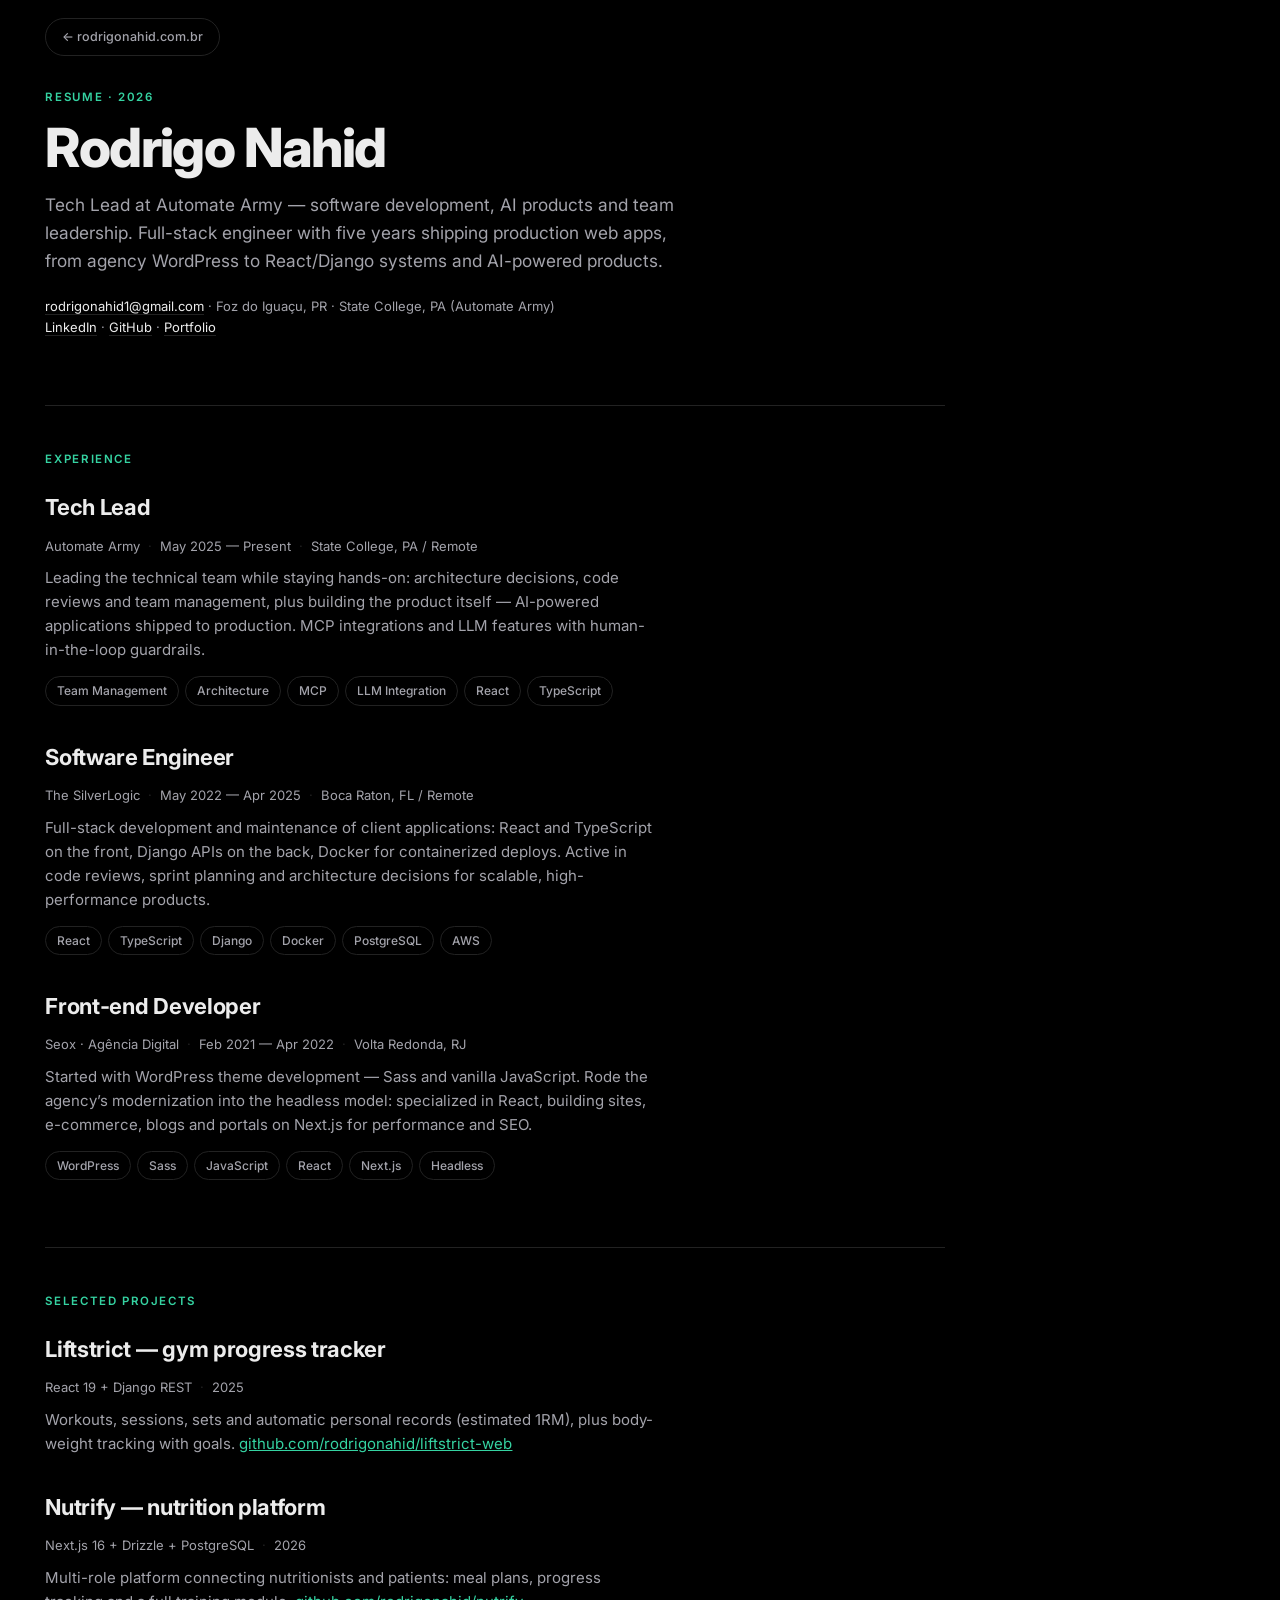
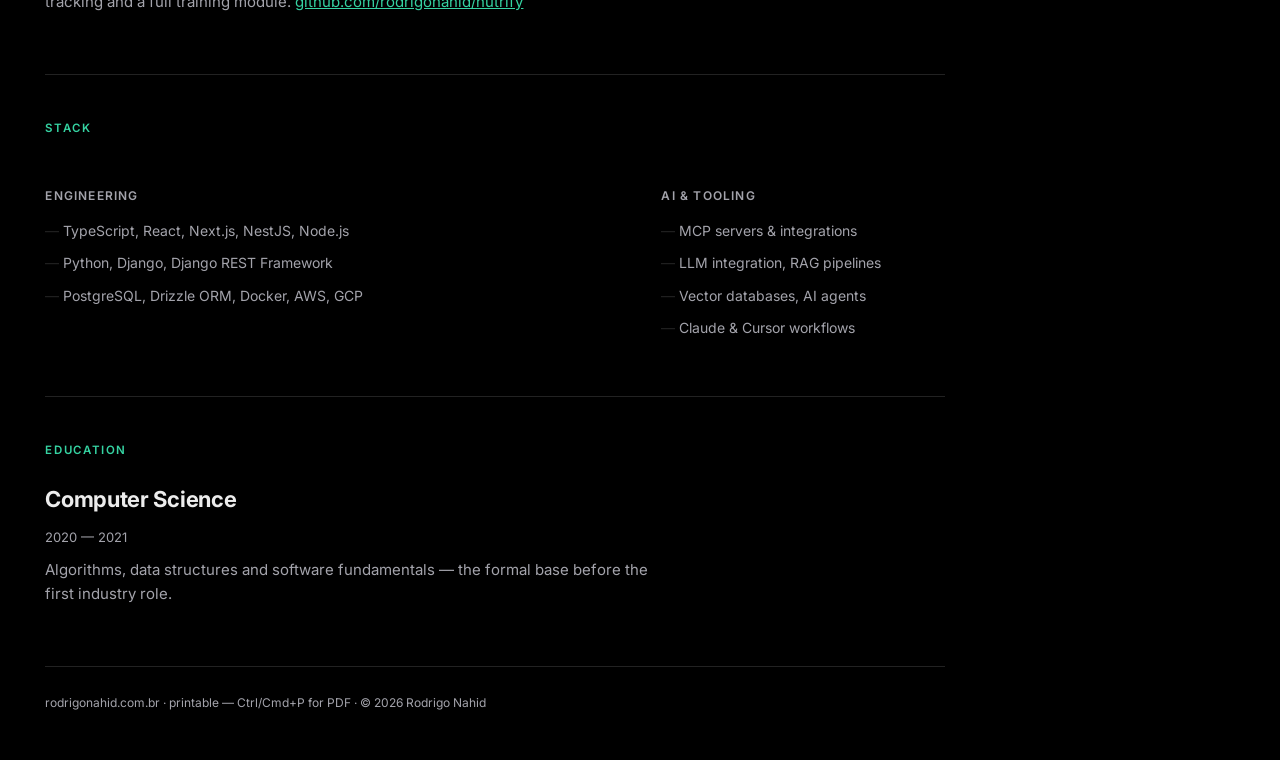
<file: resume.html>
<!DOCTYPE html>
<html lang="en">
<head>
<meta charset="utf-8">
<meta name="viewport" content="width=device-width, initial-scale=1">
<title>Rodrigo Nahid — Resume</title>
<meta name="description" content="Rodrigo Nahid — Tech Lead. Software development, AI products and team leadership. Full resume: experience, stack and education." />
<link rel="canonical" href="https://rodrigonahid.com.br/resume" />
<meta name="robots" content="index, follow" />
<link rel="icon" href="favicon.svg" type="image/svg+xml" />
<link rel="preconnect" href="https://fonts.googleapis.com" />
<link rel="preconnect" href="https://fonts.gstatic.com" crossorigin />
<link href="https://fonts.googleapis.com/css2?family=Inter:wght@300;400;500;600;700;800;900&display=swap" rel="stylesheet" />
<style>
  :root {
    --bg: #000000;
    --bg-alt: #0a0a0a;
    --raised: #141414;
    --text: #ececec;
    --muted: #a3a3ab;
    --accent: #00a877;
    --accent-text: #35d3a2;
    --border: #222222;
    --ease: cubic-bezier(.22,.61,.36,1);
    --edge: calc(clamp(16px, 1.6vw, 24px) + clamp(0px, (100vw - 640px)*.07, 25px));
  }
  * { box-sizing: border-box; }
  html { color-scheme: dark; scroll-behavior: smooth; }
  body {
    margin: 0;
    background: var(--bg);
    color: var(--text);
    font-family: 'Inter', -apple-system, BlinkMacSystemFont, sans-serif;
    -webkit-font-smoothing: antialiased;
    font-size: clamp(15px, 1.1vw, 16.5px);
    line-height: 1.6;
  }
  .wrap { margin-left: var(--edge); margin-right: var(--edge); max-width: 900px; }

  /* ── header ── */
  header { padding: clamp(48px, 7vw, 88px) 0 10px; }
  .kicker {
    font-size: 11.5px; font-weight: 600; letter-spacing: .14em;
    text-transform: uppercase; color: var(--accent-text); margin: 0 0 14px;
  }
  h1 {
    font-size: clamp(34px, 4.6vw, 54px); font-weight: 800; letter-spacing: -.03em;
    line-height: 1.02; margin: 0;
  }
  .sub { margin-top: 16px; max-width: 58ch; color: var(--muted); font-size: clamp(15px, 1.35vw, 19px); }
  .contact-line { margin-top: 22px; font-size: 13px; color: var(--muted); }
  .contact-line a { color: var(--text); text-decoration: none; border-bottom: 1px solid var(--border); }
  .contact-line a:hover { color: var(--accent-text); border-color: var(--accent-text); }

  /* ── sections ── */
  section { border-top: 1px solid var(--border); padding: clamp(28px, 4vw, 44px) 0 8px; margin-top: clamp(28px, 4vw, 44px); }
  h2 {
    font-size: 11.5px; font-weight: 600; letter-spacing: .14em; text-transform: uppercase;
    color: var(--accent-text); margin: 0 0 22px;
  }
  h3 { font-size: clamp(19px, 2vw, 22px); font-weight: 700; letter-spacing: -.015em; margin: 0; }
  .role { color: var(--text); }
  .meta { font-size: 13px; color: var(--muted); margin-top: 4px; }
  .meta .sep { margin: 0 8px; color: var(--border); }

  .entry { margin-bottom: 34px; }
  .entry:last-child { margin-bottom: 8px; }
  .entry p { color: var(--muted); margin: 10px 0 0; max-width: 68ch; }
  .tags { display: flex; flex-wrap: wrap; gap: 6px; margin-top: 14px; padding: 0; list-style: none; }
  .tags li {
    font-size: 12px; font-weight: 500; color: var(--muted);
    border: 1px solid var(--border); border-radius: 99px; padding: 4px 11px;
  }

  /* ── grid ── */
  .cols { display: grid; grid-template-columns: 2fr 1fr; gap: clamp(20px, 4vw, 48px); }
  .col-title {
    font-size: 12px; font-weight: 600; letter-spacing: .1em; text-transform: uppercase;
    color: var(--muted); margin: 26px 0 10px;
  }
  ul.plain { margin: 0; padding: 0; list-style: none; }
  ul.plain li { padding: 5px 0; color: var(--muted); font-size: 14px; }
  ul.plain li::before { content: "— "; color: var(--border); }

  footer { border-top: 1px solid var(--border); margin-top: 44px; padding: 26px 0 48px; font-size: 12px; color: var(--muted); }
  footer a { color: var(--muted); text-decoration: none; }
  footer a:hover { color: var(--text); }

  .back {
    position: fixed; top: 18px; left: var(--edge); z-index: 10;
    font-size: 12.5px; font-weight: 500; color: var(--muted); text-decoration: none;
    background: rgba(0,0,0,.7); backdrop-filter: blur(12px);
    border: 1px solid var(--border); border-radius: 99px; padding: 8px 16px;
    transition: color .2s var(--ease), border-color .2s var(--ease);
  }
  .back:hover { color: var(--text); border-color: var(--muted); }

  @media print {
    body { background: #fff; color: #111; font-size: 11pt; }
    .back { display: none; }
    :root { --bg: #fff; --bg-alt: #fff; --text: #111; --muted: #555; --accent: #065f46; --accent-text: #065f46; --border: #ddd; }
    .entry p, ul.plain li, .meta { color: #444; }
    section { page-break-inside: avoid; }
    a { color: #111 !important; }
  }
  @media (max-width: 640px) { .cols { grid-template-columns: 1fr; } }
</style>
</head>
<body>
<a class="back" href="/">← rodrigonahid.com.br</a>

<div class="wrap">
<header>
  <p class="kicker">Resume &middot; 2026</p>
  <h1>Rodrigo Nahid</h1>
  <p class="sub">Tech Lead at Automate Army — software development, AI products and team leadership. Full-stack engineer with five years shipping production web apps, from agency WordPress to React/Django systems and AI-powered products.</p>
  <p class="contact-line">
    <a href="mailto:rodrigonahid1@gmail.com">rodrigonahid1@gmail.com</a>
    &middot; Foz do Igua&ccedil;u, PR &middot; State College, PA (Automate Army)
    <br>
    <a href="https://www.linkedin.com/in/rodrigo-nahid/" target="_blank" rel="noopener">LinkedIn</a>
    &middot; <a href="https://github.com/rodrigonahid" target="_blank" rel="noopener">GitHub</a>
    &middot; <a href="/">Portfolio</a>
  </p>
</header>

<section id="experience">
  <h2>Experience</h2>

  <div class="entry">
    <h3 class="role">Tech Lead</h3>
    <p class="meta">Automate Army<span class="sep">·</span>May 2025 — Present<span class="sep">·</span>State College, PA / Remote</p>
    <p>Leading the technical team while staying hands-on: architecture decisions, code reviews and team management, plus building the product itself — AI-powered applications shipped to production. MCP integrations and LLM features with human-in-the-loop guardrails.</p>
    <ul class="tags"><li>Team Management</li><li>Architecture</li><li>MCP</li><li>LLM Integration</li><li>React</li><li>TypeScript</li></ul>
  </div>

  <div class="entry">
    <h3 class="role">Software Engineer</h3>
    <p class="meta">The SilverLogic<span class="sep">·</span>May 2022 — Apr 2025<span class="sep">·</span>Boca Raton, FL / Remote</p>
    <p>Full-stack development and maintenance of client applications: React and TypeScript on the front, Django APIs on the back, Docker for containerized deploys. Active in code reviews, sprint planning and architecture decisions for scalable, high-performance products.</p>
    <ul class="tags"><li>React</li><li>TypeScript</li><li>Django</li><li>Docker</li><li>PostgreSQL</li><li>AWS</li></ul>
  </div>

  <div class="entry">
    <h3 class="role">Front-end Developer</h3>
    <p class="meta">Seox &middot; Ag&ecirc;ncia Digital<span class="sep">·</span>Feb 2021 — Apr 2022<span class="sep">·</span>Volta Redonda, RJ</p>
    <p>Started with WordPress theme development — Sass and vanilla JavaScript. Rode the agency&rsquo;s modernization into the headless model: specialized in React, building sites, e-commerce, blogs and portals on Next.js for performance and SEO.</p>
    <ul class="tags"><li>WordPress</li><li>Sass</li><li>JavaScript</li><li>React</li><li>Next.js</li><li>Headless</li></ul>
  </div>
</section>

<section id="projects">
  <h2>Selected projects</h2>
  <div class="entry">
    <h3 class="role">Liftstrict — gym progress tracker</h3>
    <p class="meta">React 19 + Django REST<span class="sep">·</span>2025</p>
    <p>Workouts, sessions, sets and automatic personal records (estimated 1RM), plus body-weight tracking with goals. <a href="https://github.com/rodrigonahid/liftstrict-web" target="_blank" rel="noopener" style="color:var(--accent-text)">github.com/rodrigonahid/liftstrict-web</a></p>
  </div>
  <div class="entry">
    <h3 class="role">Nutrify — nutrition platform</h3>
    <p class="meta">Next.js 16 + Drizzle + PostgreSQL<span class="sep">·</span>2026</p>
    <p>Multi-role platform connecting nutritionists and patients: meal plans, progress tracking and a full training module. <a href="https://github.com/rodrigonahid/nutrify" target="_blank" rel="noopener" style="color:var(--accent-text)">github.com/rodrigonahid/nutrify</a></p>
  </div>
</section>

<section id="stack">
  <h2>Stack</h2>
  <div class="cols">
    <div>
      <p class="col-title">Engineering</p>
      <ul class="plain">
        <li>TypeScript, React, Next.js, NestJS, Node.js</li>
        <li>Python, Django, Django REST Framework</li>
        <li>PostgreSQL, Drizzle ORM, Docker, AWS, GCP</li>
      </ul>
    </div>
    <div>
      <p class="col-title">AI &amp; tooling</p>
      <ul class="plain">
        <li>MCP servers &amp; integrations</li>
        <li>LLM integration, RAG pipelines</li>
        <li>Vector databases, AI agents</li>
        <li>Claude &amp; Cursor workflows</li>
      </ul>
    </div>
  </div>
</section>

<section id="education">
  <h2>Education</h2>
  <div class="entry">
    <h3 class="role">Computer Science</h3>
    <p class="meta">2020 — 2021</p>
    <p>Algorithms, data structures and software fundamentals — the formal base before the first industry role.</p>
  </div>
</section>

<footer>
  <a href="/">rodrigonahid.com.br</a> &middot; printable — Ctrl/Cmd+P for PDF &middot; &copy; 2026 Rodrigo Nahid
</footer>
</div>
</body>
</html>
</file>
<file: nav.css>
/* Shared site header, used by every page.
   Colours come from each page's own :root (--bg, --text, --muted, --border,
   --nav-bg, --accent-text). Icons: Lucide (lucide.dev), ISC licence.

   The bar is the logo plus equal space above and below it. At the top of a page it
   is pure black at 70%; once scrolled it adds a blur and a hairline and
   shrinks, so the generous height costs nothing while reading. */

:root {
  --nav-logo: 48px;
  --nav-pad: 22px;                       /* space above and below the logo */
  --nav-h: calc(var(--nav-logo) + var(--nav-pad) * 2);
}
@media (max-width: 800px) { :root { --nav-logo: 40px; --nav-pad: 16px; } }

/* One page width for the whole site: the edge-to-edge layout the "What I do" grid set.
   Every section, the header and the footer use --edge as their side margin and no
   max-width, so their left and right edges line up with each other.
   The margin has two parts: a small base, and an extra 25px per side (50px less content
   width in total) that fades in between 640px and 1000px, so phones keep their room. */
:root {
  --edge: calc(clamp(16px, 1.6vw, 24px) + clamp(0px, (100vw - 640px) * .07, 25px));
  --max-w: none;
}

.skip-link {
  position: absolute; left: 16px; top: -56px; z-index: 300;
  padding: 10px 16px; background: var(--text); color: var(--bg);
  font-size: 13px; font-weight: 500; text-decoration: none; transition: top .15s;
}
.skip-link:focus { top: 12px; }

.site-nav {
  position: fixed; inset: 0 0 auto 0; z-index: 100;
  height: var(--nav-h);
  background: rgba(0,0,0,.7);            /* pure black at 70%, at the top and once scrolled */
  box-shadow: inset 0 -1px 0 transparent;
  transition: height .28s var(--ease, cubic-bezier(.22,.61,.36,1)), background .25s, box-shadow .25s;
}
/* custom properties are resolved where they are declared, so the compact size
   re-declares --nav-h here instead of letting it inherit the tall one */
.site-nav.scrolled {
  --nav-logo: 36px; --nav-pad: 14px;
  --nav-h: calc(var(--nav-logo) + var(--nav-pad) * 2);
  background: rgba(0,0,0,.7);
  -webkit-backdrop-filter: blur(18px); backdrop-filter: blur(18px);
  box-shadow: inset 0 -1px 0 var(--border);
}
@media (max-width: 800px) {
  .site-nav.scrolled { --nav-logo: 34px; --nav-pad: 12px; }
}
.site-nav.menu-open {
  background: var(--bg); -webkit-backdrop-filter: none; backdrop-filter: none;
  box-shadow: inset 0 -1px 0 var(--border);
}
.site-nav :focus-visible { outline: 2px solid var(--accent-blue, #d4d4da); outline-offset: 3px; }

/* logo and links together on the left, actions on the right */
.nav-inner {
  max-width: var(--max-w); height: 100%; margin: 0 auto;
  padding: 0 var(--edge);
  display: grid; grid-template-columns: auto 1fr auto; align-items: center; column-gap: clamp(20px, 2.4vw, 40px);
}
.nav-logo { justify-self: start; display: inline-flex; align-items: center; transition: opacity .2s; }
.nav-logo:hover { opacity: .8; }
.nav-logo img { display: block; height: var(--nav-logo); width: auto; transition: height .28s var(--ease, cubic-bezier(.22,.61,.36,1)); }

.nav-links { justify-self: start; display: flex; gap: 4px; list-style: none; margin: 0; padding: 0; }
.nav-links a {
  position: relative; display: block; padding: 12px 16px;
  font-size: 14px; font-weight: 500; letter-spacing: -.01em; white-space: nowrap;
  color: var(--muted); text-decoration: none; transition: color .2s;
}
/* a line that grows from the left on hover, and stays on the current item */
.nav-links a::after {
  content: ''; position: absolute; left: 16px; right: 16px; bottom: 6px; height: 1px;
  background: currentColor; transform: scaleX(0); transform-origin: left;
  transition: transform .3s var(--ease, cubic-bezier(.22,.61,.36,1));
}
.nav-links a:hover { color: var(--text); }
.nav-links a:hover::after { transform: scaleX(1); }
.nav-links a[aria-current] { color: var(--text); }
.nav-links a[aria-current]::after { transform: scaleX(1); height: 2px; background: var(--accent-text); }

.nav-actions { justify-self: end; display: flex; align-items: center; gap: 10px; }
.nav-icon, .nav-toggle {
  width: 44px; height: 44px; display: grid; place-items: center;
  border: 1px solid var(--border); background: transparent; color: var(--text);
  transition: border-color .2s, background .2s; cursor: pointer; text-decoration: none;
}
.nav-icon:hover, .nav-toggle:hover { border-color: var(--text); background: rgba(255,255,255,.06); }
.nav-icon svg { width: 18px; height: 18px; }
.nav-cta, .menu-cta {
  display: inline-flex; align-items: center; justify-content: center; gap: 10px;
  height: 44px; padding: 0 20px;
  background: var(--text); color: var(--bg);
  font-size: 14px; font-weight: 500; letter-spacing: -.01em; text-decoration: none;
  transition: background .2s;
}
.nav-cta:hover, .menu-cta:hover { background: var(--accent-text); }
.nav-cta svg, .menu-cta svg { width: 16px; height: 16px; transition: transform .25s var(--ease, cubic-bezier(.22,.61,.36,1)); }
.nav-cta:hover svg, .menu-cta:hover svg { transform: translateY(2px); }

/* the menu: hidden on desktop, a full-width panel under the bar on small screens */
.nav-toggle { display: none; justify-self: end; }
.nav-toggle svg { width: 20px; height: 20px; }
.nav-toggle .i-close, .menu-open .nav-toggle .i-menu { display: none; }
.menu-open .nav-toggle .i-close { display: block; }
.menu-panel { display: none; }

@media (max-width: 800px) {
  .nav-inner { grid-template-columns: 1fr auto; }
  .nav-links, .nav-actions { display: none; }
  .nav-toggle { display: grid; }
  .menu-panel {
    display: flex; flex-direction: column; position: absolute; left: 0; right: 0; top: 100%;
    background: var(--bg); box-shadow: inset 0 1px 0 var(--border), 0 28px 44px rgba(0,0,0,.55);
    height: calc(100vh - var(--nav-h)); height: calc(100dvh - var(--nav-h)); overflow-y: auto;   /* covers the page, so nothing shows through */
    visibility: hidden; opacity: 0; transform: translateY(-8px);
    transition: opacity .2s, transform .25s var(--ease, cubic-bezier(.22,.61,.36,1)), visibility 0s .25s;
  }
  .menu-open .menu-panel { visibility: visible; opacity: 1; transform: none; transition-delay: 0s; }
  .menu-panel ul { list-style: none; margin: 0; padding: 6px var(--edge) 0; }
  .menu-panel li a {
    display: flex; align-items: center; justify-content: space-between;
    padding: 20px 0; border-bottom: 1px solid var(--border);
    font-size: 26px; font-weight: 400; letter-spacing: -.04em; color: var(--text); text-decoration: none;
  }
  .menu-panel li a svg { width: 20px; height: 20px; color: var(--muted); flex-shrink: 0; }
  .menu-panel li a[aria-current] { color: var(--accent-text); }
  .menu-actions { margin-top: auto; display: grid; grid-template-columns: 1fr 1fr; gap: 10px; padding: 22px var(--edge) 28px; }
  .menu-icon-link {
    display: inline-flex; align-items: center; justify-content: center; gap: 10px; height: 44px;
    border: 1px solid var(--border); color: var(--text); font-size: 14px; font-weight: 500; text-decoration: none;
  }
  .menu-icon-link svg { width: 16px; height: 16px; }
}
html.menu-lock { overflow: hidden; }

@media (prefers-reduced-motion: reduce) {
  .site-nav, .site-nav *, .site-nav *::before, .site-nav *::after { transition: none !important; }
}
</file>
